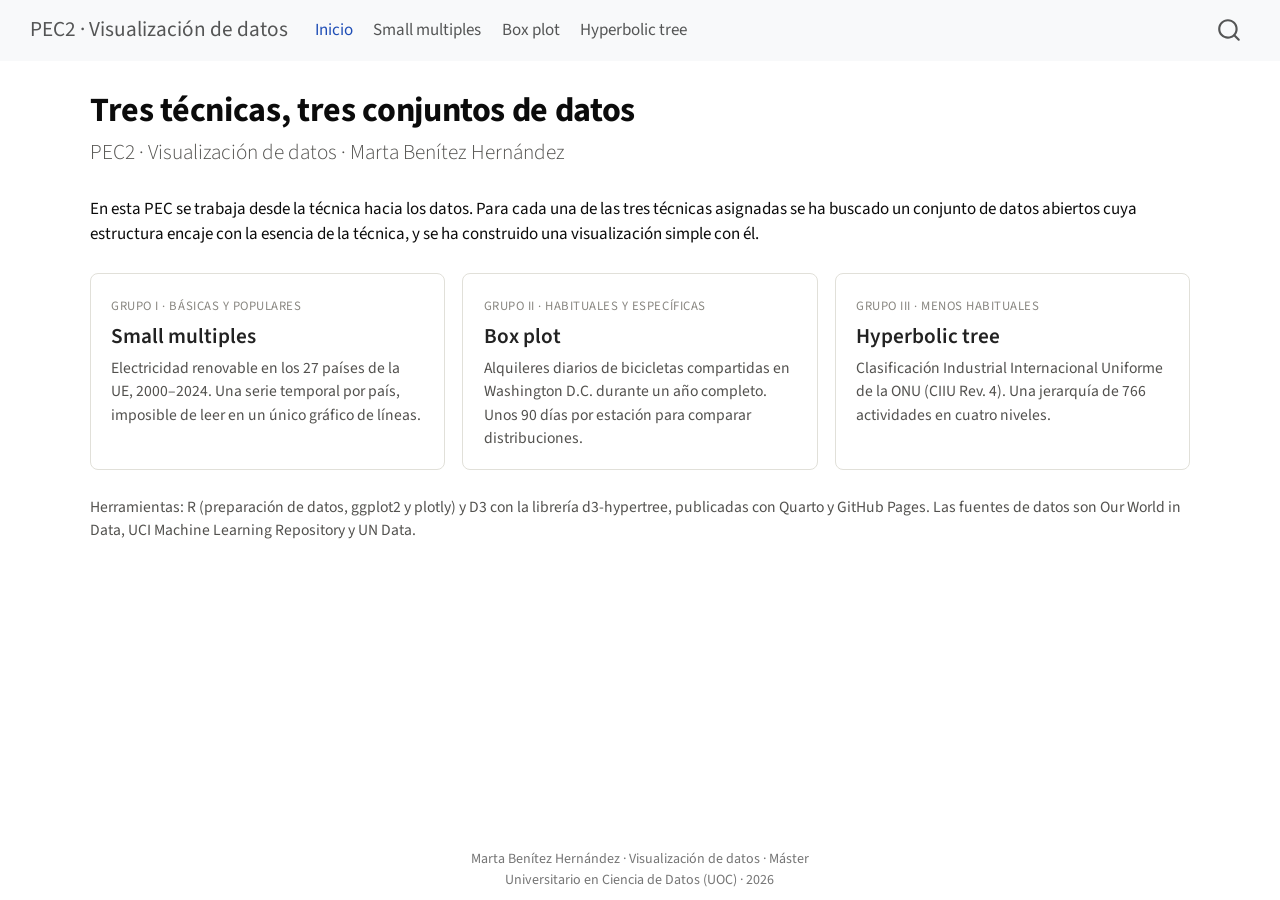
<file: docs/index.html>
<!DOCTYPE html>
<html xmlns="http://www.w3.org/1999/xhtml" lang="es" xml:lang="es"><head>

<meta charset="utf-8">
<meta name="generator" content="quarto-1.6.42">

<meta name="viewport" content="width=device-width, initial-scale=1.0, user-scalable=yes">


<title>Tres técnicas, tres conjuntos de datos – PEC2 · Visualización de datos</title>
<style>
code{white-space: pre-wrap;}
span.smallcaps{font-variant: small-caps;}
div.columns{display: flex; gap: min(4vw, 1.5em);}
div.column{flex: auto; overflow-x: auto;}
div.hanging-indent{margin-left: 1.5em; text-indent: -1.5em;}
ul.task-list{list-style: none;}
ul.task-list li input[type="checkbox"] {
  width: 0.8em;
  margin: 0 0.8em 0.2em -1em; /* quarto-specific, see https://github.com/quarto-dev/quarto-cli/issues/4556 */ 
  vertical-align: middle;
}
</style>


<script src="site_libs/quarto-nav/quarto-nav.js"></script>
<script src="site_libs/quarto-nav/headroom.min.js"></script>
<script src="site_libs/clipboard/clipboard.min.js"></script>
<script src="site_libs/quarto-search/autocomplete.umd.js"></script>
<script src="site_libs/quarto-search/fuse.min.js"></script>
<script src="site_libs/quarto-search/quarto-search.js"></script>
<meta name="quarto:offset" content="./">
<script src="site_libs/quarto-html/quarto.js"></script>
<script src="site_libs/quarto-html/popper.min.js"></script>
<script src="site_libs/quarto-html/tippy.umd.min.js"></script>
<script src="site_libs/quarto-html/anchor.min.js"></script>
<link href="site_libs/quarto-html/tippy.css" rel="stylesheet">
<link href="site_libs/quarto-html/quarto-syntax-highlighting-2f5df379a58b258e96c21c0638c20c03.css" rel="stylesheet" id="quarto-text-highlighting-styles">
<script src="site_libs/bootstrap/bootstrap.min.js"></script>
<link href="site_libs/bootstrap/bootstrap-icons.css" rel="stylesheet">
<link href="site_libs/bootstrap/bootstrap-98bc5e15ca00986a511e66da801f1277.min.css" rel="stylesheet" append-hash="true" id="quarto-bootstrap" data-mode="light">
<script id="quarto-search-options" type="application/json">{
  "location": "navbar",
  "copy-button": false,
  "collapse-after": 3,
  "panel-placement": "end",
  "type": "overlay",
  "limit": 50,
  "keyboard-shortcut": [
    "f",
    "/",
    "s"
  ],
  "show-item-context": false,
  "language": {
    "search-no-results-text": "Sin resultados",
    "search-matching-documents-text": "documentos encontrados",
    "search-copy-link-title": "Copiar el enlace en la búsqueda",
    "search-hide-matches-text": "Ocultar resultados adicionales",
    "search-more-match-text": "resultado adicional en este documento",
    "search-more-matches-text": "resultados adicionales en este documento",
    "search-clear-button-title": "Borrar",
    "search-text-placeholder": "",
    "search-detached-cancel-button-title": "Cancelar",
    "search-submit-button-title": "Enviar",
    "search-label": "Buscar"
  }
}</script>
<style>html{ scroll-behavior: smooth; }</style>


<link rel="stylesheet" href="styles.css">
</head>

<body class="nav-fixed">

<div id="quarto-search-results"></div>
  <header id="quarto-header" class="headroom fixed-top">
    <nav class="navbar navbar-expand-lg " data-bs-theme="dark">
      <div class="navbar-container container-fluid">
      <div class="navbar-brand-container mx-auto">
    <a class="navbar-brand" href="./index.html">
    <span class="navbar-title">PEC2 · Visualización de datos</span>
    </a>
  </div>
            <div id="quarto-search" class="" title="Buscar"></div>
          <button class="navbar-toggler" type="button" data-bs-toggle="collapse" data-bs-target="#navbarCollapse" aria-controls="navbarCollapse" role="menu" aria-expanded="false" aria-label="Navegación de palanca" onclick="if (window.quartoToggleHeadroom) { window.quartoToggleHeadroom(); }">
  <span class="navbar-toggler-icon"></span>
</button>
          <div class="collapse navbar-collapse" id="navbarCollapse">
            <ul class="navbar-nav navbar-nav-scroll me-auto">
  <li class="nav-item">
    <a class="nav-link active" href="./index.html" aria-current="page"> 
<span class="menu-text">Inicio</span></a>
  </li>  
  <li class="nav-item">
    <a class="nav-link" href="./small-multiples.html"> 
<span class="menu-text">Small multiples</span></a>
  </li>  
  <li class="nav-item">
    <a class="nav-link" href="./box-plot.html"> 
<span class="menu-text">Box plot</span></a>
  </li>  
  <li class="nav-item">
    <a class="nav-link" href="./hyperbolic-tree.html"> 
<span class="menu-text">Hyperbolic tree</span></a>
  </li>  
</ul>
          </div> <!-- /navcollapse -->
            <div class="quarto-navbar-tools">
</div>
      </div> <!-- /container-fluid -->
    </nav>
</header>
<!-- content -->
<div id="quarto-content" class="quarto-container page-columns page-rows-contents page-layout-full page-navbar">
<!-- sidebar -->
<!-- margin-sidebar -->
    
<!-- main -->
<main class="content column-page" id="quarto-document-content">

<header id="title-block-header" class="quarto-title-block default">
<div class="quarto-title">
<h1 class="title">Tres técnicas, tres conjuntos de datos</h1>
<p class="subtitle lead">PEC2 · Visualización de datos · Marta Benítez Hernández</p>
</div>



<div class="quarto-title-meta column-page">

    
  
    
  </div>
  


</header>


<p>En esta PEC se trabaja desde la técnica hacia los datos. Para cada una de las tres técnicas asignadas se ha buscado un conjunto de datos abiertos cuya estructura encaje con la esencia de la técnica, y se ha construido una visualización simple con él.</p>
<div class="tarjetas">
  <a class="tarjeta" href="small-multiples.html">
    <span class="grupo">Grupo I · Básicas y populares</span>
    <h3 class="anchored">Small multiples</h3>
    <p>Electricidad renovable en los 27 países de la UE, 2000–2024. Una serie temporal por país, imposible de leer en un único gráfico de líneas.</p>
  </a>
  <a class="tarjeta" href="box-plot.html">
    <span class="grupo">Grupo II · Habituales y específicas</span>
    <h3 class="anchored">Box plot</h3>
    <p>Alquileres diarios de bicicletas compartidas en Washington D.C. durante un año completo. Unos 90 días por estación para comparar distribuciones.</p>
  </a>
  <a class="tarjeta" href="hyperbolic-tree.html">
    <span class="grupo">Grupo III · Menos habituales</span>
    <h3 class="anchored">Hyperbolic tree</h3>
    <p>Clasificación Industrial Internacional Uniforme de la ONU (CIIU Rev. 4). Una jerarquía de 766 actividades en cuatro niveles.</p>
  </a>
</div>
<div class="nota">
<p>Herramientas: R (preparación de datos, ggplot2 y plotly) y D3 con la librería d3-hypertree, publicadas con Quarto y GitHub Pages. Las fuentes de datos son Our World in Data, UCI Machine Learning Repository y UN Data.</p>
</div>



</main> <!-- /main -->
<script id="quarto-html-after-body" type="application/javascript">
window.document.addEventListener("DOMContentLoaded", function (event) {
  const toggleBodyColorMode = (bsSheetEl) => {
    const mode = bsSheetEl.getAttribute("data-mode");
    const bodyEl = window.document.querySelector("body");
    if (mode === "dark") {
      bodyEl.classList.add("quarto-dark");
      bodyEl.classList.remove("quarto-light");
    } else {
      bodyEl.classList.add("quarto-light");
      bodyEl.classList.remove("quarto-dark");
    }
  }
  const toggleBodyColorPrimary = () => {
    const bsSheetEl = window.document.querySelector("link#quarto-bootstrap");
    if (bsSheetEl) {
      toggleBodyColorMode(bsSheetEl);
    }
  }
  toggleBodyColorPrimary();  
  const icon = "";
  const anchorJS = new window.AnchorJS();
  anchorJS.options = {
    placement: 'right',
    icon: icon
  };
  anchorJS.add('.anchored');
  const isCodeAnnotation = (el) => {
    for (const clz of el.classList) {
      if (clz.startsWith('code-annotation-')) {                     
        return true;
      }
    }
    return false;
  }
  const onCopySuccess = function(e) {
    // button target
    const button = e.trigger;
    // don't keep focus
    button.blur();
    // flash "checked"
    button.classList.add('code-copy-button-checked');
    var currentTitle = button.getAttribute("title");
    button.setAttribute("title", "Copiado");
    let tooltip;
    if (window.bootstrap) {
      button.setAttribute("data-bs-toggle", "tooltip");
      button.setAttribute("data-bs-placement", "left");
      button.setAttribute("data-bs-title", "Copiado");
      tooltip = new bootstrap.Tooltip(button, 
        { trigger: "manual", 
          customClass: "code-copy-button-tooltip",
          offset: [0, -8]});
      tooltip.show();    
    }
    setTimeout(function() {
      if (tooltip) {
        tooltip.hide();
        button.removeAttribute("data-bs-title");
        button.removeAttribute("data-bs-toggle");
        button.removeAttribute("data-bs-placement");
      }
      button.setAttribute("title", currentTitle);
      button.classList.remove('code-copy-button-checked');
    }, 1000);
    // clear code selection
    e.clearSelection();
  }
  const getTextToCopy = function(trigger) {
      const codeEl = trigger.previousElementSibling.cloneNode(true);
      for (const childEl of codeEl.children) {
        if (isCodeAnnotation(childEl)) {
          childEl.remove();
        }
      }
      return codeEl.innerText;
  }
  const clipboard = new window.ClipboardJS('.code-copy-button:not([data-in-quarto-modal])', {
    text: getTextToCopy
  });
  clipboard.on('success', onCopySuccess);
  if (window.document.getElementById('quarto-embedded-source-code-modal')) {
    const clipboardModal = new window.ClipboardJS('.code-copy-button[data-in-quarto-modal]', {
      text: getTextToCopy,
      container: window.document.getElementById('quarto-embedded-source-code-modal')
    });
    clipboardModal.on('success', onCopySuccess);
  }
    var localhostRegex = new RegExp(/^(?:http|https):\/\/localhost\:?[0-9]*\//);
    var mailtoRegex = new RegExp(/^mailto:/);
      var filterRegex = new RegExp('/' + window.location.host + '/');
    var isInternal = (href) => {
        return filterRegex.test(href) || localhostRegex.test(href) || mailtoRegex.test(href);
    }
    // Inspect non-navigation links and adorn them if external
 	var links = window.document.querySelectorAll('a[href]:not(.nav-link):not(.navbar-brand):not(.toc-action):not(.sidebar-link):not(.sidebar-item-toggle):not(.pagination-link):not(.no-external):not([aria-hidden]):not(.dropdown-item):not(.quarto-navigation-tool):not(.about-link)');
    for (var i=0; i<links.length; i++) {
      const link = links[i];
      if (!isInternal(link.href)) {
        // undo the damage that might have been done by quarto-nav.js in the case of
        // links that we want to consider external
        if (link.dataset.originalHref !== undefined) {
          link.href = link.dataset.originalHref;
        }
      }
    }
  function tippyHover(el, contentFn, onTriggerFn, onUntriggerFn) {
    const config = {
      allowHTML: true,
      maxWidth: 500,
      delay: 100,
      arrow: false,
      appendTo: function(el) {
          return el.parentElement;
      },
      interactive: true,
      interactiveBorder: 10,
      theme: 'quarto',
      placement: 'bottom-start',
    };
    if (contentFn) {
      config.content = contentFn;
    }
    if (onTriggerFn) {
      config.onTrigger = onTriggerFn;
    }
    if (onUntriggerFn) {
      config.onUntrigger = onUntriggerFn;
    }
    window.tippy(el, config); 
  }
  const noterefs = window.document.querySelectorAll('a[role="doc-noteref"]');
  for (var i=0; i<noterefs.length; i++) {
    const ref = noterefs[i];
    tippyHover(ref, function() {
      // use id or data attribute instead here
      let href = ref.getAttribute('data-footnote-href') || ref.getAttribute('href');
      try { href = new URL(href).hash; } catch {}
      const id = href.replace(/^#\/?/, "");
      const note = window.document.getElementById(id);
      if (note) {
        return note.innerHTML;
      } else {
        return "";
      }
    });
  }
  const xrefs = window.document.querySelectorAll('a.quarto-xref');
  const processXRef = (id, note) => {
    // Strip column container classes
    const stripColumnClz = (el) => {
      el.classList.remove("page-full", "page-columns");
      if (el.children) {
        for (const child of el.children) {
          stripColumnClz(child);
        }
      }
    }
    stripColumnClz(note)
    if (id === null || id.startsWith('sec-')) {
      // Special case sections, only their first couple elements
      const container = document.createElement("div");
      if (note.children && note.children.length > 2) {
        container.appendChild(note.children[0].cloneNode(true));
        for (let i = 1; i < note.children.length; i++) {
          const child = note.children[i];
          if (child.tagName === "P" && child.innerText === "") {
            continue;
          } else {
            container.appendChild(child.cloneNode(true));
            break;
          }
        }
        if (window.Quarto?.typesetMath) {
          window.Quarto.typesetMath(container);
        }
        return container.innerHTML
      } else {
        if (window.Quarto?.typesetMath) {
          window.Quarto.typesetMath(note);
        }
        return note.innerHTML;
      }
    } else {
      // Remove any anchor links if they are present
      const anchorLink = note.querySelector('a.anchorjs-link');
      if (anchorLink) {
        anchorLink.remove();
      }
      if (window.Quarto?.typesetMath) {
        window.Quarto.typesetMath(note);
      }
      if (note.classList.contains("callout")) {
        return note.outerHTML;
      } else {
        return note.innerHTML;
      }
    }
  }
  for (var i=0; i<xrefs.length; i++) {
    const xref = xrefs[i];
    tippyHover(xref, undefined, function(instance) {
      instance.disable();
      let url = xref.getAttribute('href');
      let hash = undefined; 
      if (url.startsWith('#')) {
        hash = url;
      } else {
        try { hash = new URL(url).hash; } catch {}
      }
      if (hash) {
        const id = hash.replace(/^#\/?/, "");
        const note = window.document.getElementById(id);
        if (note !== null) {
          try {
            const html = processXRef(id, note.cloneNode(true));
            instance.setContent(html);
          } finally {
            instance.enable();
            instance.show();
          }
        } else {
          // See if we can fetch this
          fetch(url.split('#')[0])
          .then(res => res.text())
          .then(html => {
            const parser = new DOMParser();
            const htmlDoc = parser.parseFromString(html, "text/html");
            const note = htmlDoc.getElementById(id);
            if (note !== null) {
              const html = processXRef(id, note);
              instance.setContent(html);
            } 
          }).finally(() => {
            instance.enable();
            instance.show();
          });
        }
      } else {
        // See if we can fetch a full url (with no hash to target)
        // This is a special case and we should probably do some content thinning / targeting
        fetch(url)
        .then(res => res.text())
        .then(html => {
          const parser = new DOMParser();
          const htmlDoc = parser.parseFromString(html, "text/html");
          const note = htmlDoc.querySelector('main.content');
          if (note !== null) {
            // This should only happen for chapter cross references
            // (since there is no id in the URL)
            // remove the first header
            if (note.children.length > 0 && note.children[0].tagName === "HEADER") {
              note.children[0].remove();
            }
            const html = processXRef(null, note);
            instance.setContent(html);
          } 
        }).finally(() => {
          instance.enable();
          instance.show();
        });
      }
    }, function(instance) {
    });
  }
      let selectedAnnoteEl;
      const selectorForAnnotation = ( cell, annotation) => {
        let cellAttr = 'data-code-cell="' + cell + '"';
        let lineAttr = 'data-code-annotation="' +  annotation + '"';
        const selector = 'span[' + cellAttr + '][' + lineAttr + ']';
        return selector;
      }
      const selectCodeLines = (annoteEl) => {
        const doc = window.document;
        const targetCell = annoteEl.getAttribute("data-target-cell");
        const targetAnnotation = annoteEl.getAttribute("data-target-annotation");
        const annoteSpan = window.document.querySelector(selectorForAnnotation(targetCell, targetAnnotation));
        const lines = annoteSpan.getAttribute("data-code-lines").split(",");
        const lineIds = lines.map((line) => {
          return targetCell + "-" + line;
        })
        let top = null;
        let height = null;
        let parent = null;
        if (lineIds.length > 0) {
            //compute the position of the single el (top and bottom and make a div)
            const el = window.document.getElementById(lineIds[0]);
            top = el.offsetTop;
            height = el.offsetHeight;
            parent = el.parentElement.parentElement;
          if (lineIds.length > 1) {
            const lastEl = window.document.getElementById(lineIds[lineIds.length - 1]);
            const bottom = lastEl.offsetTop + lastEl.offsetHeight;
            height = bottom - top;
          }
          if (top !== null && height !== null && parent !== null) {
            // cook up a div (if necessary) and position it 
            let div = window.document.getElementById("code-annotation-line-highlight");
            if (div === null) {
              div = window.document.createElement("div");
              div.setAttribute("id", "code-annotation-line-highlight");
              div.style.position = 'absolute';
              parent.appendChild(div);
            }
            div.style.top = top - 2 + "px";
            div.style.height = height + 4 + "px";
            div.style.left = 0;
            let gutterDiv = window.document.getElementById("code-annotation-line-highlight-gutter");
            if (gutterDiv === null) {
              gutterDiv = window.document.createElement("div");
              gutterDiv.setAttribute("id", "code-annotation-line-highlight-gutter");
              gutterDiv.style.position = 'absolute';
              const codeCell = window.document.getElementById(targetCell);
              const gutter = codeCell.querySelector('.code-annotation-gutter');
              gutter.appendChild(gutterDiv);
            }
            gutterDiv.style.top = top - 2 + "px";
            gutterDiv.style.height = height + 4 + "px";
          }
          selectedAnnoteEl = annoteEl;
        }
      };
      const unselectCodeLines = () => {
        const elementsIds = ["code-annotation-line-highlight", "code-annotation-line-highlight-gutter"];
        elementsIds.forEach((elId) => {
          const div = window.document.getElementById(elId);
          if (div) {
            div.remove();
          }
        });
        selectedAnnoteEl = undefined;
      };
        // Handle positioning of the toggle
    window.addEventListener(
      "resize",
      throttle(() => {
        elRect = undefined;
        if (selectedAnnoteEl) {
          selectCodeLines(selectedAnnoteEl);
        }
      }, 10)
    );
    function throttle(fn, ms) {
    let throttle = false;
    let timer;
      return (...args) => {
        if(!throttle) { // first call gets through
            fn.apply(this, args);
            throttle = true;
        } else { // all the others get throttled
            if(timer) clearTimeout(timer); // cancel #2
            timer = setTimeout(() => {
              fn.apply(this, args);
              timer = throttle = false;
            }, ms);
        }
      };
    }
      // Attach click handler to the DT
      const annoteDls = window.document.querySelectorAll('dt[data-target-cell]');
      for (const annoteDlNode of annoteDls) {
        annoteDlNode.addEventListener('click', (event) => {
          const clickedEl = event.target;
          if (clickedEl !== selectedAnnoteEl) {
            unselectCodeLines();
            const activeEl = window.document.querySelector('dt[data-target-cell].code-annotation-active');
            if (activeEl) {
              activeEl.classList.remove('code-annotation-active');
            }
            selectCodeLines(clickedEl);
            clickedEl.classList.add('code-annotation-active');
          } else {
            // Unselect the line
            unselectCodeLines();
            clickedEl.classList.remove('code-annotation-active');
          }
        });
      }
  const findCites = (el) => {
    const parentEl = el.parentElement;
    if (parentEl) {
      const cites = parentEl.dataset.cites;
      if (cites) {
        return {
          el,
          cites: cites.split(' ')
        };
      } else {
        return findCites(el.parentElement)
      }
    } else {
      return undefined;
    }
  };
  var bibliorefs = window.document.querySelectorAll('a[role="doc-biblioref"]');
  for (var i=0; i<bibliorefs.length; i++) {
    const ref = bibliorefs[i];
    const citeInfo = findCites(ref);
    if (citeInfo) {
      tippyHover(citeInfo.el, function() {
        var popup = window.document.createElement('div');
        citeInfo.cites.forEach(function(cite) {
          var citeDiv = window.document.createElement('div');
          citeDiv.classList.add('hanging-indent');
          citeDiv.classList.add('csl-entry');
          var biblioDiv = window.document.getElementById('ref-' + cite);
          if (biblioDiv) {
            citeDiv.innerHTML = biblioDiv.innerHTML;
          }
          popup.appendChild(citeDiv);
        });
        return popup.innerHTML;
      });
    }
  }
});
</script>
</div> <!-- /content -->
<footer class="footer">
  <div class="nav-footer">
    <div class="nav-footer-left">
      &nbsp;
    </div>   
    <div class="nav-footer-center">
<p>Marta Benítez Hernández · Visualización de datos · Máster Universitario en Ciencia de Datos (UOC) · 2026</p>
</div>
    <div class="nav-footer-right">
      &nbsp;
    </div>
  </div>
</footer>




<script src="site_libs/quarto-html/zenscroll-min.js"></script>
</body></html>
</file>
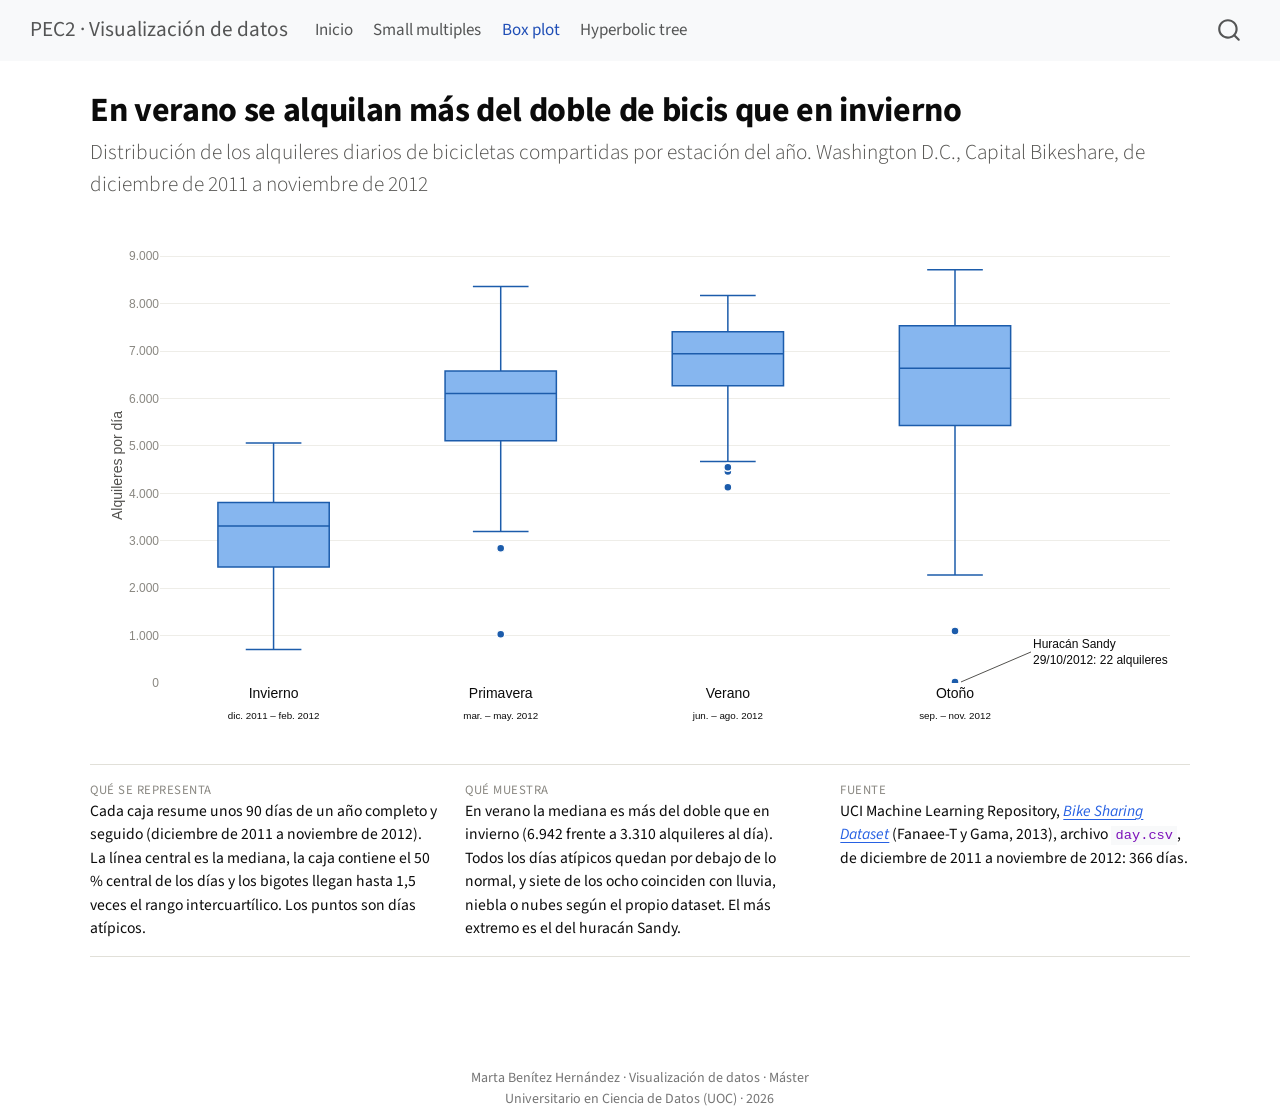
<file: docs/box-plot.html>
<!DOCTYPE html>
<html xmlns="http://www.w3.org/1999/xhtml" lang="es" xml:lang="es"><head>

<meta charset="utf-8">
<meta name="generator" content="quarto-1.6.42">

<meta name="viewport" content="width=device-width, initial-scale=1.0, user-scalable=yes">


<title>En verano se alquilan más del doble de bicis que en invierno – PEC2 · Visualización de datos</title>
<style>
code{white-space: pre-wrap;}
span.smallcaps{font-variant: small-caps;}
div.columns{display: flex; gap: min(4vw, 1.5em);}
div.column{flex: auto; overflow-x: auto;}
div.hanging-indent{margin-left: 1.5em; text-indent: -1.5em;}
ul.task-list{list-style: none;}
ul.task-list li input[type="checkbox"] {
  width: 0.8em;
  margin: 0 0.8em 0.2em -1em; /* quarto-specific, see https://github.com/quarto-dev/quarto-cli/issues/4556 */ 
  vertical-align: middle;
}
</style>


<script src="site_libs/quarto-nav/quarto-nav.js"></script>
<script src="site_libs/quarto-nav/headroom.min.js"></script>
<script src="site_libs/clipboard/clipboard.min.js"></script>
<script src="site_libs/quarto-search/autocomplete.umd.js"></script>
<script src="site_libs/quarto-search/fuse.min.js"></script>
<script src="site_libs/quarto-search/quarto-search.js"></script>
<meta name="quarto:offset" content="./">
<script src="site_libs/quarto-html/quarto.js"></script>
<script src="site_libs/quarto-html/popper.min.js"></script>
<script src="site_libs/quarto-html/tippy.umd.min.js"></script>
<script src="site_libs/quarto-html/anchor.min.js"></script>
<link href="site_libs/quarto-html/tippy.css" rel="stylesheet">
<link href="site_libs/quarto-html/quarto-syntax-highlighting-2f5df379a58b258e96c21c0638c20c03.css" rel="stylesheet" id="quarto-text-highlighting-styles">
<script src="site_libs/bootstrap/bootstrap.min.js"></script>
<link href="site_libs/bootstrap/bootstrap-icons.css" rel="stylesheet">
<link href="site_libs/bootstrap/bootstrap-98bc5e15ca00986a511e66da801f1277.min.css" rel="stylesheet" append-hash="true" id="quarto-bootstrap" data-mode="light">
<script id="quarto-search-options" type="application/json">{
  "location": "navbar",
  "copy-button": false,
  "collapse-after": 3,
  "panel-placement": "end",
  "type": "overlay",
  "limit": 50,
  "keyboard-shortcut": [
    "f",
    "/",
    "s"
  ],
  "show-item-context": false,
  "language": {
    "search-no-results-text": "Sin resultados",
    "search-matching-documents-text": "documentos encontrados",
    "search-copy-link-title": "Copiar el enlace en la búsqueda",
    "search-hide-matches-text": "Ocultar resultados adicionales",
    "search-more-match-text": "resultado adicional en este documento",
    "search-more-matches-text": "resultados adicionales en este documento",
    "search-clear-button-title": "Borrar",
    "search-text-placeholder": "",
    "search-detached-cancel-button-title": "Cancelar",
    "search-submit-button-title": "Enviar",
    "search-label": "Buscar"
  }
}</script>
<style>html{ scroll-behavior: smooth; }</style>
<script src="site_libs/htmlwidgets-1.6.4/htmlwidgets.js"></script>
<script src="site_libs/plotly-binding-4.10.4/plotly.js"></script>
<script src="site_libs/typedarray-0.1/typedarray.min.js"></script>
<script src="site_libs/jquery-3.5.1/jquery.min.js"></script>
<link href="site_libs/crosstalk-1.2.1/css/crosstalk.min.css" rel="stylesheet">
<script src="site_libs/crosstalk-1.2.1/js/crosstalk.min.js"></script>
<link href="site_libs/plotly-htmlwidgets-css-2.11.1/plotly-htmlwidgets.css" rel="stylesheet">
<script src="site_libs/plotly-main-2.11.1/plotly-latest.min.js"></script>
<script src="site_libs/plotly-locale-es-2.11.1/es.js"></script>


<link rel="stylesheet" href="styles.css">
</head>

<body class="nav-fixed">

<div id="quarto-search-results"></div>
  <header id="quarto-header" class="headroom fixed-top">
    <nav class="navbar navbar-expand-lg " data-bs-theme="dark">
      <div class="navbar-container container-fluid">
      <div class="navbar-brand-container mx-auto">
    <a class="navbar-brand" href="./index.html">
    <span class="navbar-title">PEC2 · Visualización de datos</span>
    </a>
  </div>
            <div id="quarto-search" class="" title="Buscar"></div>
          <button class="navbar-toggler" type="button" data-bs-toggle="collapse" data-bs-target="#navbarCollapse" aria-controls="navbarCollapse" role="menu" aria-expanded="false" aria-label="Navegación de palanca" onclick="if (window.quartoToggleHeadroom) { window.quartoToggleHeadroom(); }">
  <span class="navbar-toggler-icon"></span>
</button>
          <div class="collapse navbar-collapse" id="navbarCollapse">
            <ul class="navbar-nav navbar-nav-scroll me-auto">
  <li class="nav-item">
    <a class="nav-link" href="./index.html"> 
<span class="menu-text">Inicio</span></a>
  </li>  
  <li class="nav-item">
    <a class="nav-link" href="./small-multiples.html"> 
<span class="menu-text">Small multiples</span></a>
  </li>  
  <li class="nav-item">
    <a class="nav-link active" href="./box-plot.html" aria-current="page"> 
<span class="menu-text">Box plot</span></a>
  </li>  
  <li class="nav-item">
    <a class="nav-link" href="./hyperbolic-tree.html"> 
<span class="menu-text">Hyperbolic tree</span></a>
  </li>  
</ul>
          </div> <!-- /navcollapse -->
            <div class="quarto-navbar-tools">
</div>
      </div> <!-- /container-fluid -->
    </nav>
</header>
<!-- content -->
<div id="quarto-content" class="quarto-container page-columns page-rows-contents page-layout-full page-navbar">
<!-- sidebar -->
<!-- margin-sidebar -->
    
<!-- main -->
<main class="content column-page" id="quarto-document-content">

<header id="title-block-header" class="quarto-title-block default">
<div class="quarto-title">
<h1 class="title">En verano se alquilan más del doble de bicis que en invierno</h1>
<p class="subtitle lead">Distribución de los alquileres diarios de bicicletas compartidas por estación del año. Washington D.C., Capital Bikeshare, de diciembre de 2011 a noviembre de 2012</p>
</div>



<div class="quarto-title-meta column-page">

    
  
    
  </div>
  


</header>


<div class="cell">
<div class="cell-output-display">
<div class="plotly html-widget html-fill-item" id="htmlwidget-5b3bef4c4608b25ba794" style="width:100%;height:519px;"></div>
<script type="application/json" data-for="htmlwidget-5b3bef4c4608b25ba794">{"x":{"visdat":{"a1e24a22339":["function () ","plotlyVisDat"]},"cur_data":"a1e24a22339","attrs":{"a1e24a22339":{"x":{},"y":{},"fillcolor":"#86b6ef","line":{"color":"#1c5cab","width":1.5},"marker":{"color":"#1c5cab","size":8,"line":{"color":"#ffffff","width":1.5}},"boxpoints":"outliers","text":{},"hovertemplate":"%{text}<br>%{y:,} alquileres<extra><\/extra>","showlegend":false,"alpha_stroke":1,"sizes":[10,100],"spans":[1,20],"type":"box"}},"layout":{"margin":{"b":60,"l":70,"t":20,"r":20},"separators":",.","xaxis":{"domain":[0,1],"automargin":true,"title":"","showgrid":false,"tickfont":{"color":"#0b0b0b","size":14},"type":"category","categoryorder":"array","categoryarray":["Invierno<br><sub>dic. 2011 – feb. 2012<\/sub>","Primavera<br><sub>mar. – may. 2012<\/sub>","Verano<br><sub>jun. – ago. 2012<\/sub>","Otoño<br><sub>sep. – nov. 2012<\/sub>"]},"yaxis":{"domain":[0,1],"automargin":true,"title":{"text":"Alquileres por día","font":{"color":"#52514e"}},"rangemode":"tozero","gridcolor":"#eeede8","zeroline":false,"tickformat":",d","tickfont":{"color":"#898781"}},"annotations":[{"x":"Otoño<br><sub>sep. – nov. 2012<\/sub>","y":22,"xshift":6,"text":"Huracán Sandy<br>29/10/2012: 22 alquileres","showarrow":true,"arrowhead":0,"arrowcolor":"#52514e","arrowwidth":1,"ax":70,"ay":-30,"xanchor":"left","align":"left","font":{"size":12,"color":"#0b0b0b"}}],"hoverlabel":{"bgcolor":"white"},"hovermode":"closest","showlegend":false},"source":"A","config":{"modeBarButtonsToAdd":["hoverclosest","hovercompare"],"showSendToCloud":false,"locale":"es","displayModeBar":false},"data":[{"fillcolor":"#86b6ef","x":["Invierno<br><sub>dic. 2011 – feb. 2012<\/sub>","Invierno<br><sub>dic. 2011 – feb. 2012<\/sub>","Invierno<br><sub>dic. 2011 – feb. 2012<\/sub>","Invierno<br><sub>dic. 2011 – feb. 2012<\/sub>","Invierno<br><sub>dic. 2011 – feb. 2012<\/sub>","Invierno<br><sub>dic. 2011 – feb. 2012<\/sub>","Invierno<br><sub>dic. 2011 – feb. 2012<\/sub>","Invierno<br><sub>dic. 2011 – feb. 2012<\/sub>","Invierno<br><sub>dic. 2011 – feb. 2012<\/sub>","Invierno<br><sub>dic. 2011 – feb. 2012<\/sub>","Invierno<br><sub>dic. 2011 – feb. 2012<\/sub>","Invierno<br><sub>dic. 2011 – feb. 2012<\/sub>","Invierno<br><sub>dic. 2011 – feb. 2012<\/sub>","Invierno<br><sub>dic. 2011 – feb. 2012<\/sub>","Invierno<br><sub>dic. 2011 – feb. 2012<\/sub>","Invierno<br><sub>dic. 2011 – feb. 2012<\/sub>","Invierno<br><sub>dic. 2011 – feb. 2012<\/sub>","Invierno<br><sub>dic. 2011 – feb. 2012<\/sub>","Invierno<br><sub>dic. 2011 – feb. 2012<\/sub>","Invierno<br><sub>dic. 2011 – feb. 2012<\/sub>","Invierno<br><sub>dic. 2011 – feb. 2012<\/sub>","Invierno<br><sub>dic. 2011 – feb. 2012<\/sub>","Invierno<br><sub>dic. 2011 – feb. 2012<\/sub>","Invierno<br><sub>dic. 2011 – feb. 2012<\/sub>","Invierno<br><sub>dic. 2011 – feb. 2012<\/sub>","Invierno<br><sub>dic. 2011 – feb. 2012<\/sub>","Invierno<br><sub>dic. 2011 – feb. 2012<\/sub>","Invierno<br><sub>dic. 2011 – feb. 2012<\/sub>","Invierno<br><sub>dic. 2011 – feb. 2012<\/sub>","Invierno<br><sub>dic. 2011 – feb. 2012<\/sub>","Invierno<br><sub>dic. 2011 – feb. 2012<\/sub>","Invierno<br><sub>dic. 2011 – feb. 2012<\/sub>","Invierno<br><sub>dic. 2011 – feb. 2012<\/sub>","Invierno<br><sub>dic. 2011 – feb. 2012<\/sub>","Invierno<br><sub>dic. 2011 – feb. 2012<\/sub>","Invierno<br><sub>dic. 2011 – feb. 2012<\/sub>","Invierno<br><sub>dic. 2011 – feb. 2012<\/sub>","Invierno<br><sub>dic. 2011 – feb. 2012<\/sub>","Invierno<br><sub>dic. 2011 – feb. 2012<\/sub>","Invierno<br><sub>dic. 2011 – feb. 2012<\/sub>","Invierno<br><sub>dic. 2011 – feb. 2012<\/sub>","Invierno<br><sub>dic. 2011 – feb. 2012<\/sub>","Invierno<br><sub>dic. 2011 – feb. 2012<\/sub>","Invierno<br><sub>dic. 2011 – feb. 2012<\/sub>","Invierno<br><sub>dic. 2011 – feb. 2012<\/sub>","Invierno<br><sub>dic. 2011 – feb. 2012<\/sub>","Invierno<br><sub>dic. 2011 – feb. 2012<\/sub>","Invierno<br><sub>dic. 2011 – feb. 2012<\/sub>","Invierno<br><sub>dic. 2011 – feb. 2012<\/sub>","Invierno<br><sub>dic. 2011 – feb. 2012<\/sub>","Invierno<br><sub>dic. 2011 – feb. 2012<\/sub>","Invierno<br><sub>dic. 2011 – feb. 2012<\/sub>","Invierno<br><sub>dic. 2011 – feb. 2012<\/sub>","Invierno<br><sub>dic. 2011 – feb. 2012<\/sub>","Invierno<br><sub>dic. 2011 – feb. 2012<\/sub>","Invierno<br><sub>dic. 2011 – feb. 2012<\/sub>","Invierno<br><sub>dic. 2011 – feb. 2012<\/sub>","Invierno<br><sub>dic. 2011 – feb. 2012<\/sub>","Invierno<br><sub>dic. 2011 – feb. 2012<\/sub>","Invierno<br><sub>dic. 2011 – feb. 2012<\/sub>","Invierno<br><sub>dic. 2011 – feb. 2012<\/sub>","Invierno<br><sub>dic. 2011 – feb. 2012<\/sub>","Invierno<br><sub>dic. 2011 – feb. 2012<\/sub>","Invierno<br><sub>dic. 2011 – feb. 2012<\/sub>","Invierno<br><sub>dic. 2011 – feb. 2012<\/sub>","Invierno<br><sub>dic. 2011 – feb. 2012<\/sub>","Invierno<br><sub>dic. 2011 – feb. 2012<\/sub>","Invierno<br><sub>dic. 2011 – feb. 2012<\/sub>","Invierno<br><sub>dic. 2011 – feb. 2012<\/sub>","Invierno<br><sub>dic. 2011 – feb. 2012<\/sub>","Invierno<br><sub>dic. 2011 – feb. 2012<\/sub>","Invierno<br><sub>dic. 2011 – feb. 2012<\/sub>","Invierno<br><sub>dic. 2011 – feb. 2012<\/sub>","Invierno<br><sub>dic. 2011 – feb. 2012<\/sub>","Invierno<br><sub>dic. 2011 – feb. 2012<\/sub>","Invierno<br><sub>dic. 2011 – feb. 2012<\/sub>","Invierno<br><sub>dic. 2011 – feb. 2012<\/sub>","Invierno<br><sub>dic. 2011 – feb. 2012<\/sub>","Invierno<br><sub>dic. 2011 – feb. 2012<\/sub>","Invierno<br><sub>dic. 2011 – feb. 2012<\/sub>","Invierno<br><sub>dic. 2011 – feb. 2012<\/sub>","Invierno<br><sub>dic. 2011 – feb. 2012<\/sub>","Invierno<br><sub>dic. 2011 – feb. 2012<\/sub>","Invierno<br><sub>dic. 2011 – feb. 2012<\/sub>","Invierno<br><sub>dic. 2011 – feb. 2012<\/sub>","Invierno<br><sub>dic. 2011 – feb. 2012<\/sub>","Invierno<br><sub>dic. 2011 – feb. 2012<\/sub>","Invierno<br><sub>dic. 2011 – feb. 2012<\/sub>","Invierno<br><sub>dic. 2011 – feb. 2012<\/sub>","Invierno<br><sub>dic. 2011 – feb. 2012<\/sub>","Invierno<br><sub>dic. 2011 – feb. 2012<\/sub>","Primavera<br><sub>mar. – may. 2012<\/sub>","Primavera<br><sub>mar. – may. 2012<\/sub>","Primavera<br><sub>mar. – may. 2012<\/sub>","Primavera<br><sub>mar. – may. 2012<\/sub>","Primavera<br><sub>mar. – may. 2012<\/sub>","Primavera<br><sub>mar. – may. 2012<\/sub>","Primavera<br><sub>mar. – may. 2012<\/sub>","Primavera<br><sub>mar. – may. 2012<\/sub>","Primavera<br><sub>mar. – may. 2012<\/sub>","Primavera<br><sub>mar. – may. 2012<\/sub>","Primavera<br><sub>mar. – may. 2012<\/sub>","Primavera<br><sub>mar. – may. 2012<\/sub>","Primavera<br><sub>mar. – may. 2012<\/sub>","Primavera<br><sub>mar. – may. 2012<\/sub>","Primavera<br><sub>mar. – may. 2012<\/sub>","Primavera<br><sub>mar. – may. 2012<\/sub>","Primavera<br><sub>mar. – may. 2012<\/sub>","Primavera<br><sub>mar. – may. 2012<\/sub>","Primavera<br><sub>mar. – may. 2012<\/sub>","Primavera<br><sub>mar. – may. 2012<\/sub>","Primavera<br><sub>mar. – may. 2012<\/sub>","Primavera<br><sub>mar. – may. 2012<\/sub>","Primavera<br><sub>mar. – may. 2012<\/sub>","Primavera<br><sub>mar. – may. 2012<\/sub>","Primavera<br><sub>mar. – may. 2012<\/sub>","Primavera<br><sub>mar. – may. 2012<\/sub>","Primavera<br><sub>mar. – may. 2012<\/sub>","Primavera<br><sub>mar. – may. 2012<\/sub>","Primavera<br><sub>mar. – may. 2012<\/sub>","Primavera<br><sub>mar. – may. 2012<\/sub>","Primavera<br><sub>mar. – may. 2012<\/sub>","Primavera<br><sub>mar. – may. 2012<\/sub>","Primavera<br><sub>mar. – may. 2012<\/sub>","Primavera<br><sub>mar. – may. 2012<\/sub>","Primavera<br><sub>mar. – may. 2012<\/sub>","Primavera<br><sub>mar. – may. 2012<\/sub>","Primavera<br><sub>mar. – may. 2012<\/sub>","Primavera<br><sub>mar. – may. 2012<\/sub>","Primavera<br><sub>mar. – may. 2012<\/sub>","Primavera<br><sub>mar. – may. 2012<\/sub>","Primavera<br><sub>mar. – may. 2012<\/sub>","Primavera<br><sub>mar. – may. 2012<\/sub>","Primavera<br><sub>mar. – may. 2012<\/sub>","Primavera<br><sub>mar. – may. 2012<\/sub>","Primavera<br><sub>mar. – may. 2012<\/sub>","Primavera<br><sub>mar. – may. 2012<\/sub>","Primavera<br><sub>mar. – may. 2012<\/sub>","Primavera<br><sub>mar. – may. 2012<\/sub>","Primavera<br><sub>mar. – may. 2012<\/sub>","Primavera<br><sub>mar. – may. 2012<\/sub>","Primavera<br><sub>mar. – may. 2012<\/sub>","Primavera<br><sub>mar. – may. 2012<\/sub>","Primavera<br><sub>mar. – may. 2012<\/sub>","Primavera<br><sub>mar. – may. 2012<\/sub>","Primavera<br><sub>mar. – may. 2012<\/sub>","Primavera<br><sub>mar. – may. 2012<\/sub>","Primavera<br><sub>mar. – may. 2012<\/sub>","Primavera<br><sub>mar. – may. 2012<\/sub>","Primavera<br><sub>mar. – may. 2012<\/sub>","Primavera<br><sub>mar. – may. 2012<\/sub>","Primavera<br><sub>mar. – may. 2012<\/sub>","Primavera<br><sub>mar. – may. 2012<\/sub>","Primavera<br><sub>mar. – may. 2012<\/sub>","Primavera<br><sub>mar. – may. 2012<\/sub>","Primavera<br><sub>mar. – may. 2012<\/sub>","Primavera<br><sub>mar. – may. 2012<\/sub>","Primavera<br><sub>mar. – may. 2012<\/sub>","Primavera<br><sub>mar. – may. 2012<\/sub>","Primavera<br><sub>mar. – may. 2012<\/sub>","Primavera<br><sub>mar. – may. 2012<\/sub>","Primavera<br><sub>mar. – may. 2012<\/sub>","Primavera<br><sub>mar. – may. 2012<\/sub>","Primavera<br><sub>mar. – may. 2012<\/sub>","Primavera<br><sub>mar. – may. 2012<\/sub>","Primavera<br><sub>mar. – may. 2012<\/sub>","Primavera<br><sub>mar. – may. 2012<\/sub>","Primavera<br><sub>mar. – may. 2012<\/sub>","Primavera<br><sub>mar. – may. 2012<\/sub>","Primavera<br><sub>mar. – may. 2012<\/sub>","Primavera<br><sub>mar. – may. 2012<\/sub>","Primavera<br><sub>mar. – may. 2012<\/sub>","Primavera<br><sub>mar. – may. 2012<\/sub>","Primavera<br><sub>mar. – may. 2012<\/sub>","Primavera<br><sub>mar. – may. 2012<\/sub>","Primavera<br><sub>mar. – may. 2012<\/sub>","Primavera<br><sub>mar. – may. 2012<\/sub>","Primavera<br><sub>mar. – may. 2012<\/sub>","Primavera<br><sub>mar. – may. 2012<\/sub>","Primavera<br><sub>mar. – may. 2012<\/sub>","Primavera<br><sub>mar. – may. 2012<\/sub>","Primavera<br><sub>mar. – may. 2012<\/sub>","Primavera<br><sub>mar. – may. 2012<\/sub>","Verano<br><sub>jun. – ago. 2012<\/sub>","Verano<br><sub>jun. – ago. 2012<\/sub>","Verano<br><sub>jun. – ago. 2012<\/sub>","Verano<br><sub>jun. – ago. 2012<\/sub>","Verano<br><sub>jun. – ago. 2012<\/sub>","Verano<br><sub>jun. – ago. 2012<\/sub>","Verano<br><sub>jun. – ago. 2012<\/sub>","Verano<br><sub>jun. – ago. 2012<\/sub>","Verano<br><sub>jun. – ago. 2012<\/sub>","Verano<br><sub>jun. – ago. 2012<\/sub>","Verano<br><sub>jun. – ago. 2012<\/sub>","Verano<br><sub>jun. – ago. 2012<\/sub>","Verano<br><sub>jun. – ago. 2012<\/sub>","Verano<br><sub>jun. – ago. 2012<\/sub>","Verano<br><sub>jun. – ago. 2012<\/sub>","Verano<br><sub>jun. – ago. 2012<\/sub>","Verano<br><sub>jun. – ago. 2012<\/sub>","Verano<br><sub>jun. – ago. 2012<\/sub>","Verano<br><sub>jun. – ago. 2012<\/sub>","Verano<br><sub>jun. – ago. 2012<\/sub>","Verano<br><sub>jun. – ago. 2012<\/sub>","Verano<br><sub>jun. – ago. 2012<\/sub>","Verano<br><sub>jun. – ago. 2012<\/sub>","Verano<br><sub>jun. – ago. 2012<\/sub>","Verano<br><sub>jun. – ago. 2012<\/sub>","Verano<br><sub>jun. – ago. 2012<\/sub>","Verano<br><sub>jun. – ago. 2012<\/sub>","Verano<br><sub>jun. – ago. 2012<\/sub>","Verano<br><sub>jun. – ago. 2012<\/sub>","Verano<br><sub>jun. – ago. 2012<\/sub>","Verano<br><sub>jun. – ago. 2012<\/sub>","Verano<br><sub>jun. – ago. 2012<\/sub>","Verano<br><sub>jun. – ago. 2012<\/sub>","Verano<br><sub>jun. – ago. 2012<\/sub>","Verano<br><sub>jun. – ago. 2012<\/sub>","Verano<br><sub>jun. – ago. 2012<\/sub>","Verano<br><sub>jun. – ago. 2012<\/sub>","Verano<br><sub>jun. – ago. 2012<\/sub>","Verano<br><sub>jun. – ago. 2012<\/sub>","Verano<br><sub>jun. – ago. 2012<\/sub>","Verano<br><sub>jun. – ago. 2012<\/sub>","Verano<br><sub>jun. – ago. 2012<\/sub>","Verano<br><sub>jun. – ago. 2012<\/sub>","Verano<br><sub>jun. – ago. 2012<\/sub>","Verano<br><sub>jun. – ago. 2012<\/sub>","Verano<br><sub>jun. – ago. 2012<\/sub>","Verano<br><sub>jun. – ago. 2012<\/sub>","Verano<br><sub>jun. – ago. 2012<\/sub>","Verano<br><sub>jun. – ago. 2012<\/sub>","Verano<br><sub>jun. – ago. 2012<\/sub>","Verano<br><sub>jun. – ago. 2012<\/sub>","Verano<br><sub>jun. – ago. 2012<\/sub>","Verano<br><sub>jun. – ago. 2012<\/sub>","Verano<br><sub>jun. – ago. 2012<\/sub>","Verano<br><sub>jun. – ago. 2012<\/sub>","Verano<br><sub>jun. – ago. 2012<\/sub>","Verano<br><sub>jun. – ago. 2012<\/sub>","Verano<br><sub>jun. – ago. 2012<\/sub>","Verano<br><sub>jun. – ago. 2012<\/sub>","Verano<br><sub>jun. – ago. 2012<\/sub>","Verano<br><sub>jun. – ago. 2012<\/sub>","Verano<br><sub>jun. – ago. 2012<\/sub>","Verano<br><sub>jun. – ago. 2012<\/sub>","Verano<br><sub>jun. – ago. 2012<\/sub>","Verano<br><sub>jun. – ago. 2012<\/sub>","Verano<br><sub>jun. – ago. 2012<\/sub>","Verano<br><sub>jun. – ago. 2012<\/sub>","Verano<br><sub>jun. – ago. 2012<\/sub>","Verano<br><sub>jun. – ago. 2012<\/sub>","Verano<br><sub>jun. – ago. 2012<\/sub>","Verano<br><sub>jun. – ago. 2012<\/sub>","Verano<br><sub>jun. – ago. 2012<\/sub>","Verano<br><sub>jun. – ago. 2012<\/sub>","Verano<br><sub>jun. – ago. 2012<\/sub>","Verano<br><sub>jun. – ago. 2012<\/sub>","Verano<br><sub>jun. – ago. 2012<\/sub>","Verano<br><sub>jun. – ago. 2012<\/sub>","Verano<br><sub>jun. – ago. 2012<\/sub>","Verano<br><sub>jun. – ago. 2012<\/sub>","Verano<br><sub>jun. – ago. 2012<\/sub>","Verano<br><sub>jun. – ago. 2012<\/sub>","Verano<br><sub>jun. – ago. 2012<\/sub>","Verano<br><sub>jun. – ago. 2012<\/sub>","Verano<br><sub>jun. – ago. 2012<\/sub>","Verano<br><sub>jun. – ago. 2012<\/sub>","Verano<br><sub>jun. – ago. 2012<\/sub>","Verano<br><sub>jun. – ago. 2012<\/sub>","Verano<br><sub>jun. – ago. 2012<\/sub>","Verano<br><sub>jun. – ago. 2012<\/sub>","Verano<br><sub>jun. – ago. 2012<\/sub>","Verano<br><sub>jun. – ago. 2012<\/sub>","Verano<br><sub>jun. – ago. 2012<\/sub>","Otoño<br><sub>sep. – nov. 2012<\/sub>","Otoño<br><sub>sep. – nov. 2012<\/sub>","Otoño<br><sub>sep. – nov. 2012<\/sub>","Otoño<br><sub>sep. – nov. 2012<\/sub>","Otoño<br><sub>sep. – nov. 2012<\/sub>","Otoño<br><sub>sep. – nov. 2012<\/sub>","Otoño<br><sub>sep. – nov. 2012<\/sub>","Otoño<br><sub>sep. – nov. 2012<\/sub>","Otoño<br><sub>sep. – nov. 2012<\/sub>","Otoño<br><sub>sep. – nov. 2012<\/sub>","Otoño<br><sub>sep. – nov. 2012<\/sub>","Otoño<br><sub>sep. – nov. 2012<\/sub>","Otoño<br><sub>sep. – nov. 2012<\/sub>","Otoño<br><sub>sep. – nov. 2012<\/sub>","Otoño<br><sub>sep. – nov. 2012<\/sub>","Otoño<br><sub>sep. – nov. 2012<\/sub>","Otoño<br><sub>sep. – nov. 2012<\/sub>","Otoño<br><sub>sep. – nov. 2012<\/sub>","Otoño<br><sub>sep. – nov. 2012<\/sub>","Otoño<br><sub>sep. – nov. 2012<\/sub>","Otoño<br><sub>sep. – nov. 2012<\/sub>","Otoño<br><sub>sep. – nov. 2012<\/sub>","Otoño<br><sub>sep. – nov. 2012<\/sub>","Otoño<br><sub>sep. – nov. 2012<\/sub>","Otoño<br><sub>sep. – nov. 2012<\/sub>","Otoño<br><sub>sep. – nov. 2012<\/sub>","Otoño<br><sub>sep. – nov. 2012<\/sub>","Otoño<br><sub>sep. – nov. 2012<\/sub>","Otoño<br><sub>sep. – nov. 2012<\/sub>","Otoño<br><sub>sep. – nov. 2012<\/sub>","Otoño<br><sub>sep. – nov. 2012<\/sub>","Otoño<br><sub>sep. – nov. 2012<\/sub>","Otoño<br><sub>sep. – nov. 2012<\/sub>","Otoño<br><sub>sep. – nov. 2012<\/sub>","Otoño<br><sub>sep. – nov. 2012<\/sub>","Otoño<br><sub>sep. – nov. 2012<\/sub>","Otoño<br><sub>sep. – nov. 2012<\/sub>","Otoño<br><sub>sep. – nov. 2012<\/sub>","Otoño<br><sub>sep. – nov. 2012<\/sub>","Otoño<br><sub>sep. – nov. 2012<\/sub>","Otoño<br><sub>sep. – nov. 2012<\/sub>","Otoño<br><sub>sep. – nov. 2012<\/sub>","Otoño<br><sub>sep. – nov. 2012<\/sub>","Otoño<br><sub>sep. – nov. 2012<\/sub>","Otoño<br><sub>sep. – nov. 2012<\/sub>","Otoño<br><sub>sep. – nov. 2012<\/sub>","Otoño<br><sub>sep. – nov. 2012<\/sub>","Otoño<br><sub>sep. – nov. 2012<\/sub>","Otoño<br><sub>sep. – nov. 2012<\/sub>","Otoño<br><sub>sep. – nov. 2012<\/sub>","Otoño<br><sub>sep. – nov. 2012<\/sub>","Otoño<br><sub>sep. – nov. 2012<\/sub>","Otoño<br><sub>sep. – nov. 2012<\/sub>","Otoño<br><sub>sep. – nov. 2012<\/sub>","Otoño<br><sub>sep. – nov. 2012<\/sub>","Otoño<br><sub>sep. – nov. 2012<\/sub>","Otoño<br><sub>sep. – nov. 2012<\/sub>","Otoño<br><sub>sep. – nov. 2012<\/sub>","Otoño<br><sub>sep. – nov. 2012<\/sub>","Otoño<br><sub>sep. – nov. 2012<\/sub>","Otoño<br><sub>sep. – nov. 2012<\/sub>","Otoño<br><sub>sep. – nov. 2012<\/sub>","Otoño<br><sub>sep. – nov. 2012<\/sub>","Otoño<br><sub>sep. – nov. 2012<\/sub>","Otoño<br><sub>sep. – nov. 2012<\/sub>","Otoño<br><sub>sep. – nov. 2012<\/sub>","Otoño<br><sub>sep. – nov. 2012<\/sub>","Otoño<br><sub>sep. – nov. 2012<\/sub>","Otoño<br><sub>sep. – nov. 2012<\/sub>","Otoño<br><sub>sep. – nov. 2012<\/sub>","Otoño<br><sub>sep. – nov. 2012<\/sub>","Otoño<br><sub>sep. – nov. 2012<\/sub>","Otoño<br><sub>sep. – nov. 2012<\/sub>","Otoño<br><sub>sep. – nov. 2012<\/sub>","Otoño<br><sub>sep. – nov. 2012<\/sub>","Otoño<br><sub>sep. – nov. 2012<\/sub>","Otoño<br><sub>sep. – nov. 2012<\/sub>","Otoño<br><sub>sep. – nov. 2012<\/sub>","Otoño<br><sub>sep. – nov. 2012<\/sub>","Otoño<br><sub>sep. – nov. 2012<\/sub>","Otoño<br><sub>sep. – nov. 2012<\/sub>","Otoño<br><sub>sep. – nov. 2012<\/sub>","Otoño<br><sub>sep. – nov. 2012<\/sub>","Otoño<br><sub>sep. – nov. 2012<\/sub>","Otoño<br><sub>sep. – nov. 2012<\/sub>","Otoño<br><sub>sep. – nov. 2012<\/sub>","Otoño<br><sub>sep. – nov. 2012<\/sub>","Otoño<br><sub>sep. – nov. 2012<\/sub>","Otoño<br><sub>sep. – nov. 2012<\/sub>","Otoño<br><sub>sep. – nov. 2012<\/sub>","Otoño<br><sub>sep. – nov. 2012<\/sub>"],"y":[3727,3940,3614,3485,3811,2594,705,3322,3620,3190,2743,3310,3523,3740,3709,3577,2739,2431,3403,3750,2660,3068,2209,1011,754,1317,1162,2302,2423,2999,2485,2294,1951,2236,2368,3272,4098,4521,3425,2376,3598,2177,4097,3214,2493,2311,2298,2935,3376,3292,3163,1301,1977,2432,4339,4270,4075,3456,4023,3243,3624,4509,4579,3761,4151,2832,2947,3784,4375,2802,3830,3831,2169,1529,3422,3922,4169,3005,4154,4318,2689,3129,3777,4773,5062,3487,2732,3389,4322,4363,1834,4990,3194,4066,3423,3333,3956,4916,5382,4569,4118,4911,5298,5847,6312,6192,4378,7836,5892,6153,6093,6230,6871,8362,3372,4996,5558,5102,5698,6133,5459,6235,6041,5936,6772,6436,6457,6460,6857,5169,5585,5918,4862,5409,6398,7460,7132,6370,6691,4367,6565,7290,6624,1027,3214,5633,6196,5026,6233,4220,6304,5572,5740,6169,6421,6296,6883,6359,6273,5728,4717,6572,7030,7429,6118,2843,5115,7424,7384,7639,8294,7129,4359,6073,5260,6770,6734,6536,6591,6043,5743,6855,7338,4127,8120,7641,6998,7001,7055,7494,7736,7498,6598,6664,4972,7421,7363,7665,7702,6978,5099,6825,6211,5905,5823,7458,6891,6779,7442,7335,6879,5463,5687,5531,6227,6660,7403,6241,6207,4840,4672,6569,6290,7264,7446,7499,6969,6031,6830,6786,5713,6591,5870,4459,7410,6966,7592,8173,6861,6904,6685,6597,7105,7216,7580,7261,7175,6824,5464,7013,7273,7534,7286,5786,6299,6544,6883,6784,7347,7605,7148,7865,4549,6530,7006,7375,7765,7582,6053,5255,6917,7040,7697,7713,7350,6140,5810,6034,6864,7112,6203,7504,5976,8227,7525,7767,7870,7804,8009,8714,7333,6869,4073,7591,7720,8167,8395,7907,7436,7538,7733,7393,7415,8555,6889,6778,4639,7572,7328,8156,7965,3510,5478,6392,7691,7570,7282,7109,6639,5875,7534,7461,7509,5424,8090,6824,7058,7466,7693,7359,7444,7852,4459,22,1096,5566,5986,5847,5138,5107,5259,5686,5035,5315,5992,6536,6852,6269,4094,5495,5445,5698,5629,4669,5499,5634,5146,2425,3910,2277,2424,5087,3959,5260,5323,5668],"line":{"color":"#1c5cab","width":1.5},"marker":{"color":"#1c5cab","size":8,"line":{"color":"#ffffff","width":1.5}},"boxpoints":"outliers","text":["01/12/2011","02/12/2011","03/12/2011","04/12/2011","05/12/2011","06/12/2011","07/12/2011","08/12/2011","09/12/2011","10/12/2011","11/12/2011","12/12/2011","13/12/2011","14/12/2011","15/12/2011","16/12/2011","17/12/2011","18/12/2011","19/12/2011","20/12/2011","21/12/2011","22/12/2011","23/12/2011","24/12/2011","25/12/2011","26/12/2011","27/12/2011","28/12/2011","29/12/2011","30/12/2011","31/12/2011","01/01/2012","02/01/2012","03/01/2012","04/01/2012","05/01/2012","06/01/2012","07/01/2012","08/01/2012","09/01/2012","10/01/2012","11/01/2012","12/01/2012","13/01/2012","14/01/2012","15/01/2012","16/01/2012","17/01/2012","18/01/2012","19/01/2012","20/01/2012","21/01/2012","22/01/2012","23/01/2012","24/01/2012","25/01/2012","26/01/2012","27/01/2012","28/01/2012","29/01/2012","30/01/2012","31/01/2012","01/02/2012","02/02/2012","03/02/2012","04/02/2012","05/02/2012","06/02/2012","07/02/2012","08/02/2012","09/02/2012","10/02/2012","11/02/2012","12/02/2012","13/02/2012","14/02/2012","15/02/2012","16/02/2012","17/02/2012","18/02/2012","19/02/2012","20/02/2012","21/02/2012","22/02/2012","23/02/2012","24/02/2012","25/02/2012","26/02/2012","27/02/2012","28/02/2012","29/02/2012","01/03/2012","02/03/2012","03/03/2012","04/03/2012","05/03/2012","06/03/2012","07/03/2012","08/03/2012","09/03/2012","10/03/2012","11/03/2012","12/03/2012","13/03/2012","14/03/2012","15/03/2012","16/03/2012","17/03/2012","18/03/2012","19/03/2012","20/03/2012","21/03/2012","22/03/2012","23/03/2012","24/03/2012","25/03/2012","26/03/2012","27/03/2012","28/03/2012","29/03/2012","30/03/2012","31/03/2012","01/04/2012","02/04/2012","03/04/2012","04/04/2012","05/04/2012","06/04/2012","07/04/2012","08/04/2012","09/04/2012","10/04/2012","11/04/2012","12/04/2012","13/04/2012","14/04/2012","15/04/2012","16/04/2012","17/04/2012","18/04/2012","19/04/2012","20/04/2012","21/04/2012","22/04/2012","23/04/2012","24/04/2012","25/04/2012","26/04/2012","27/04/2012","28/04/2012","29/04/2012","30/04/2012","01/05/2012","02/05/2012","03/05/2012","04/05/2012","05/05/2012","06/05/2012","07/05/2012","08/05/2012","09/05/2012","10/05/2012","11/05/2012","12/05/2012","13/05/2012","14/05/2012","15/05/2012","16/05/2012","17/05/2012","18/05/2012","19/05/2012","20/05/2012","21/05/2012","22/05/2012","23/05/2012","24/05/2012","25/05/2012","26/05/2012","27/05/2012","28/05/2012","29/05/2012","30/05/2012","31/05/2012","01/06/2012","02/06/2012","03/06/2012","04/06/2012","05/06/2012","06/06/2012","07/06/2012","08/06/2012","09/06/2012","10/06/2012","11/06/2012","12/06/2012","13/06/2012","14/06/2012","15/06/2012","16/06/2012","17/06/2012","18/06/2012","19/06/2012","20/06/2012","21/06/2012","22/06/2012","23/06/2012","24/06/2012","25/06/2012","26/06/2012","27/06/2012","28/06/2012","29/06/2012","30/06/2012","01/07/2012","02/07/2012","03/07/2012","04/07/2012","05/07/2012","06/07/2012","07/07/2012","08/07/2012","09/07/2012","10/07/2012","11/07/2012","12/07/2012","13/07/2012","14/07/2012","15/07/2012","16/07/2012","17/07/2012","18/07/2012","19/07/2012","20/07/2012","21/07/2012","22/07/2012","23/07/2012","24/07/2012","25/07/2012","26/07/2012","27/07/2012","28/07/2012","29/07/2012","30/07/2012","31/07/2012","01/08/2012","02/08/2012","03/08/2012","04/08/2012","05/08/2012","06/08/2012","07/08/2012","08/08/2012","09/08/2012","10/08/2012","11/08/2012","12/08/2012","13/08/2012","14/08/2012","15/08/2012","16/08/2012","17/08/2012","18/08/2012","19/08/2012","20/08/2012","21/08/2012","22/08/2012","23/08/2012","24/08/2012","25/08/2012","26/08/2012","27/08/2012","28/08/2012","29/08/2012","30/08/2012","31/08/2012","01/09/2012","02/09/2012","03/09/2012","04/09/2012","05/09/2012","06/09/2012","07/09/2012","08/09/2012","09/09/2012","10/09/2012","11/09/2012","12/09/2012","13/09/2012","14/09/2012","15/09/2012","16/09/2012","17/09/2012","18/09/2012","19/09/2012","20/09/2012","21/09/2012","22/09/2012","23/09/2012","24/09/2012","25/09/2012","26/09/2012","27/09/2012","28/09/2012","29/09/2012","30/09/2012","01/10/2012","02/10/2012","03/10/2012","04/10/2012","05/10/2012","06/10/2012","07/10/2012","08/10/2012","09/10/2012","10/10/2012","11/10/2012","12/10/2012","13/10/2012","14/10/2012","15/10/2012","16/10/2012","17/10/2012","18/10/2012","19/10/2012","20/10/2012","21/10/2012","22/10/2012","23/10/2012","24/10/2012","25/10/2012","26/10/2012","27/10/2012","28/10/2012","29/10/2012","30/10/2012","31/10/2012","01/11/2012","02/11/2012","03/11/2012","04/11/2012","05/11/2012","06/11/2012","07/11/2012","08/11/2012","09/11/2012","10/11/2012","11/11/2012","12/11/2012","13/11/2012","14/11/2012","15/11/2012","16/11/2012","17/11/2012","18/11/2012","19/11/2012","20/11/2012","21/11/2012","22/11/2012","23/11/2012","24/11/2012","25/11/2012","26/11/2012","27/11/2012","28/11/2012","29/11/2012","30/11/2012"],"hovertemplate":["%{text}<br>%{y:,} alquileres<extra><\/extra>","%{text}<br>%{y:,} alquileres<extra><\/extra>","%{text}<br>%{y:,} alquileres<extra><\/extra>","%{text}<br>%{y:,} alquileres<extra><\/extra>","%{text}<br>%{y:,} alquileres<extra><\/extra>","%{text}<br>%{y:,} alquileres<extra><\/extra>","%{text}<br>%{y:,} alquileres<extra><\/extra>","%{text}<br>%{y:,} alquileres<extra><\/extra>","%{text}<br>%{y:,} alquileres<extra><\/extra>","%{text}<br>%{y:,} alquileres<extra><\/extra>","%{text}<br>%{y:,} alquileres<extra><\/extra>","%{text}<br>%{y:,} alquileres<extra><\/extra>","%{text}<br>%{y:,} alquileres<extra><\/extra>","%{text}<br>%{y:,} alquileres<extra><\/extra>","%{text}<br>%{y:,} alquileres<extra><\/extra>","%{text}<br>%{y:,} alquileres<extra><\/extra>","%{text}<br>%{y:,} alquileres<extra><\/extra>","%{text}<br>%{y:,} alquileres<extra><\/extra>","%{text}<br>%{y:,} alquileres<extra><\/extra>","%{text}<br>%{y:,} alquileres<extra><\/extra>","%{text}<br>%{y:,} alquileres<extra><\/extra>","%{text}<br>%{y:,} alquileres<extra><\/extra>","%{text}<br>%{y:,} alquileres<extra><\/extra>","%{text}<br>%{y:,} alquileres<extra><\/extra>","%{text}<br>%{y:,} alquileres<extra><\/extra>","%{text}<br>%{y:,} alquileres<extra><\/extra>","%{text}<br>%{y:,} alquileres<extra><\/extra>","%{text}<br>%{y:,} alquileres<extra><\/extra>","%{text}<br>%{y:,} alquileres<extra><\/extra>","%{text}<br>%{y:,} alquileres<extra><\/extra>","%{text}<br>%{y:,} alquileres<extra><\/extra>","%{text}<br>%{y:,} alquileres<extra><\/extra>","%{text}<br>%{y:,} alquileres<extra><\/extra>","%{text}<br>%{y:,} alquileres<extra><\/extra>","%{text}<br>%{y:,} alquileres<extra><\/extra>","%{text}<br>%{y:,} alquileres<extra><\/extra>","%{text}<br>%{y:,} alquileres<extra><\/extra>","%{text}<br>%{y:,} alquileres<extra><\/extra>","%{text}<br>%{y:,} alquileres<extra><\/extra>","%{text}<br>%{y:,} alquileres<extra><\/extra>","%{text}<br>%{y:,} alquileres<extra><\/extra>","%{text}<br>%{y:,} alquileres<extra><\/extra>","%{text}<br>%{y:,} alquileres<extra><\/extra>","%{text}<br>%{y:,} alquileres<extra><\/extra>","%{text}<br>%{y:,} alquileres<extra><\/extra>","%{text}<br>%{y:,} alquileres<extra><\/extra>","%{text}<br>%{y:,} alquileres<extra><\/extra>","%{text}<br>%{y:,} alquileres<extra><\/extra>","%{text}<br>%{y:,} alquileres<extra><\/extra>","%{text}<br>%{y:,} alquileres<extra><\/extra>","%{text}<br>%{y:,} alquileres<extra><\/extra>","%{text}<br>%{y:,} alquileres<extra><\/extra>","%{text}<br>%{y:,} alquileres<extra><\/extra>","%{text}<br>%{y:,} alquileres<extra><\/extra>","%{text}<br>%{y:,} alquileres<extra><\/extra>","%{text}<br>%{y:,} alquileres<extra><\/extra>","%{text}<br>%{y:,} alquileres<extra><\/extra>","%{text}<br>%{y:,} alquileres<extra><\/extra>","%{text}<br>%{y:,} alquileres<extra><\/extra>","%{text}<br>%{y:,} alquileres<extra><\/extra>","%{text}<br>%{y:,} alquileres<extra><\/extra>","%{text}<br>%{y:,} alquileres<extra><\/extra>","%{text}<br>%{y:,} alquileres<extra><\/extra>","%{text}<br>%{y:,} alquileres<extra><\/extra>","%{text}<br>%{y:,} alquileres<extra><\/extra>","%{text}<br>%{y:,} alquileres<extra><\/extra>","%{text}<br>%{y:,} alquileres<extra><\/extra>","%{text}<br>%{y:,} alquileres<extra><\/extra>","%{text}<br>%{y:,} alquileres<extra><\/extra>","%{text}<br>%{y:,} alquileres<extra><\/extra>","%{text}<br>%{y:,} alquileres<extra><\/extra>","%{text}<br>%{y:,} alquileres<extra><\/extra>","%{text}<br>%{y:,} alquileres<extra><\/extra>","%{text}<br>%{y:,} alquileres<extra><\/extra>","%{text}<br>%{y:,} alquileres<extra><\/extra>","%{text}<br>%{y:,} alquileres<extra><\/extra>","%{text}<br>%{y:,} alquileres<extra><\/extra>","%{text}<br>%{y:,} alquileres<extra><\/extra>","%{text}<br>%{y:,} alquileres<extra><\/extra>","%{text}<br>%{y:,} alquileres<extra><\/extra>","%{text}<br>%{y:,} alquileres<extra><\/extra>","%{text}<br>%{y:,} alquileres<extra><\/extra>","%{text}<br>%{y:,} alquileres<extra><\/extra>","%{text}<br>%{y:,} alquileres<extra><\/extra>","%{text}<br>%{y:,} alquileres<extra><\/extra>","%{text}<br>%{y:,} alquileres<extra><\/extra>","%{text}<br>%{y:,} alquileres<extra><\/extra>","%{text}<br>%{y:,} alquileres<extra><\/extra>","%{text}<br>%{y:,} alquileres<extra><\/extra>","%{text}<br>%{y:,} alquileres<extra><\/extra>","%{text}<br>%{y:,} alquileres<extra><\/extra>","%{text}<br>%{y:,} alquileres<extra><\/extra>","%{text}<br>%{y:,} alquileres<extra><\/extra>","%{text}<br>%{y:,} alquileres<extra><\/extra>","%{text}<br>%{y:,} alquileres<extra><\/extra>","%{text}<br>%{y:,} alquileres<extra><\/extra>","%{text}<br>%{y:,} alquileres<extra><\/extra>","%{text}<br>%{y:,} alquileres<extra><\/extra>","%{text}<br>%{y:,} alquileres<extra><\/extra>","%{text}<br>%{y:,} alquileres<extra><\/extra>","%{text}<br>%{y:,} alquileres<extra><\/extra>","%{text}<br>%{y:,} alquileres<extra><\/extra>","%{text}<br>%{y:,} alquileres<extra><\/extra>","%{text}<br>%{y:,} alquileres<extra><\/extra>","%{text}<br>%{y:,} alquileres<extra><\/extra>","%{text}<br>%{y:,} alquileres<extra><\/extra>","%{text}<br>%{y:,} alquileres<extra><\/extra>","%{text}<br>%{y:,} alquileres<extra><\/extra>","%{text}<br>%{y:,} alquileres<extra><\/extra>","%{text}<br>%{y:,} alquileres<extra><\/extra>","%{text}<br>%{y:,} alquileres<extra><\/extra>","%{text}<br>%{y:,} alquileres<extra><\/extra>","%{text}<br>%{y:,} alquileres<extra><\/extra>","%{text}<br>%{y:,} alquileres<extra><\/extra>","%{text}<br>%{y:,} alquileres<extra><\/extra>","%{text}<br>%{y:,} alquileres<extra><\/extra>","%{text}<br>%{y:,} alquileres<extra><\/extra>","%{text}<br>%{y:,} alquileres<extra><\/extra>","%{text}<br>%{y:,} alquileres<extra><\/extra>","%{text}<br>%{y:,} alquileres<extra><\/extra>","%{text}<br>%{y:,} alquileres<extra><\/extra>","%{text}<br>%{y:,} alquileres<extra><\/extra>","%{text}<br>%{y:,} alquileres<extra><\/extra>","%{text}<br>%{y:,} alquileres<extra><\/extra>","%{text}<br>%{y:,} alquileres<extra><\/extra>","%{text}<br>%{y:,} alquileres<extra><\/extra>","%{text}<br>%{y:,} alquileres<extra><\/extra>","%{text}<br>%{y:,} alquileres<extra><\/extra>","%{text}<br>%{y:,} alquileres<extra><\/extra>","%{text}<br>%{y:,} alquileres<extra><\/extra>","%{text}<br>%{y:,} alquileres<extra><\/extra>","%{text}<br>%{y:,} alquileres<extra><\/extra>","%{text}<br>%{y:,} alquileres<extra><\/extra>","%{text}<br>%{y:,} alquileres<extra><\/extra>","%{text}<br>%{y:,} alquileres<extra><\/extra>","%{text}<br>%{y:,} alquileres<extra><\/extra>","%{text}<br>%{y:,} alquileres<extra><\/extra>","%{text}<br>%{y:,} alquileres<extra><\/extra>","%{text}<br>%{y:,} alquileres<extra><\/extra>","%{text}<br>%{y:,} alquileres<extra><\/extra>","%{text}<br>%{y:,} alquileres<extra><\/extra>","%{text}<br>%{y:,} alquileres<extra><\/extra>","%{text}<br>%{y:,} alquileres<extra><\/extra>","%{text}<br>%{y:,} alquileres<extra><\/extra>","%{text}<br>%{y:,} alquileres<extra><\/extra>","%{text}<br>%{y:,} alquileres<extra><\/extra>","%{text}<br>%{y:,} alquileres<extra><\/extra>","%{text}<br>%{y:,} alquileres<extra><\/extra>","%{text}<br>%{y:,} alquileres<extra><\/extra>","%{text}<br>%{y:,} alquileres<extra><\/extra>","%{text}<br>%{y:,} alquileres<extra><\/extra>","%{text}<br>%{y:,} alquileres<extra><\/extra>","%{text}<br>%{y:,} alquileres<extra><\/extra>","%{text}<br>%{y:,} alquileres<extra><\/extra>","%{text}<br>%{y:,} alquileres<extra><\/extra>","%{text}<br>%{y:,} alquileres<extra><\/extra>","%{text}<br>%{y:,} alquileres<extra><\/extra>","%{text}<br>%{y:,} alquileres<extra><\/extra>","%{text}<br>%{y:,} alquileres<extra><\/extra>","%{text}<br>%{y:,} alquileres<extra><\/extra>","%{text}<br>%{y:,} alquileres<extra><\/extra>","%{text}<br>%{y:,} alquileres<extra><\/extra>","%{text}<br>%{y:,} alquileres<extra><\/extra>","%{text}<br>%{y:,} alquileres<extra><\/extra>","%{text}<br>%{y:,} alquileres<extra><\/extra>","%{text}<br>%{y:,} alquileres<extra><\/extra>","%{text}<br>%{y:,} alquileres<extra><\/extra>","%{text}<br>%{y:,} alquileres<extra><\/extra>","%{text}<br>%{y:,} alquileres<extra><\/extra>","%{text}<br>%{y:,} alquileres<extra><\/extra>","%{text}<br>%{y:,} alquileres<extra><\/extra>","%{text}<br>%{y:,} alquileres<extra><\/extra>","%{text}<br>%{y:,} alquileres<extra><\/extra>","%{text}<br>%{y:,} alquileres<extra><\/extra>","%{text}<br>%{y:,} alquileres<extra><\/extra>","%{text}<br>%{y:,} alquileres<extra><\/extra>","%{text}<br>%{y:,} alquileres<extra><\/extra>","%{text}<br>%{y:,} alquileres<extra><\/extra>","%{text}<br>%{y:,} alquileres<extra><\/extra>","%{text}<br>%{y:,} alquileres<extra><\/extra>","%{text}<br>%{y:,} alquileres<extra><\/extra>","%{text}<br>%{y:,} alquileres<extra><\/extra>","%{text}<br>%{y:,} alquileres<extra><\/extra>","%{text}<br>%{y:,} alquileres<extra><\/extra>","%{text}<br>%{y:,} alquileres<extra><\/extra>","%{text}<br>%{y:,} alquileres<extra><\/extra>","%{text}<br>%{y:,} alquileres<extra><\/extra>","%{text}<br>%{y:,} alquileres<extra><\/extra>","%{text}<br>%{y:,} alquileres<extra><\/extra>","%{text}<br>%{y:,} alquileres<extra><\/extra>","%{text}<br>%{y:,} alquileres<extra><\/extra>","%{text}<br>%{y:,} alquileres<extra><\/extra>","%{text}<br>%{y:,} alquileres<extra><\/extra>","%{text}<br>%{y:,} alquileres<extra><\/extra>","%{text}<br>%{y:,} alquileres<extra><\/extra>","%{text}<br>%{y:,} alquileres<extra><\/extra>","%{text}<br>%{y:,} alquileres<extra><\/extra>","%{text}<br>%{y:,} alquileres<extra><\/extra>","%{text}<br>%{y:,} alquileres<extra><\/extra>","%{text}<br>%{y:,} alquileres<extra><\/extra>","%{text}<br>%{y:,} alquileres<extra><\/extra>","%{text}<br>%{y:,} alquileres<extra><\/extra>","%{text}<br>%{y:,} alquileres<extra><\/extra>","%{text}<br>%{y:,} alquileres<extra><\/extra>","%{text}<br>%{y:,} alquileres<extra><\/extra>","%{text}<br>%{y:,} alquileres<extra><\/extra>","%{text}<br>%{y:,} alquileres<extra><\/extra>","%{text}<br>%{y:,} alquileres<extra><\/extra>","%{text}<br>%{y:,} alquileres<extra><\/extra>","%{text}<br>%{y:,} alquileres<extra><\/extra>","%{text}<br>%{y:,} alquileres<extra><\/extra>","%{text}<br>%{y:,} alquileres<extra><\/extra>","%{text}<br>%{y:,} alquileres<extra><\/extra>","%{text}<br>%{y:,} alquileres<extra><\/extra>","%{text}<br>%{y:,} alquileres<extra><\/extra>","%{text}<br>%{y:,} alquileres<extra><\/extra>","%{text}<br>%{y:,} alquileres<extra><\/extra>","%{text}<br>%{y:,} alquileres<extra><\/extra>","%{text}<br>%{y:,} alquileres<extra><\/extra>","%{text}<br>%{y:,} alquileres<extra><\/extra>","%{text}<br>%{y:,} alquileres<extra><\/extra>","%{text}<br>%{y:,} alquileres<extra><\/extra>","%{text}<br>%{y:,} alquileres<extra><\/extra>","%{text}<br>%{y:,} alquileres<extra><\/extra>","%{text}<br>%{y:,} alquileres<extra><\/extra>","%{text}<br>%{y:,} alquileres<extra><\/extra>","%{text}<br>%{y:,} alquileres<extra><\/extra>","%{text}<br>%{y:,} alquileres<extra><\/extra>","%{text}<br>%{y:,} alquileres<extra><\/extra>","%{text}<br>%{y:,} alquileres<extra><\/extra>","%{text}<br>%{y:,} alquileres<extra><\/extra>","%{text}<br>%{y:,} alquileres<extra><\/extra>","%{text}<br>%{y:,} alquileres<extra><\/extra>","%{text}<br>%{y:,} alquileres<extra><\/extra>","%{text}<br>%{y:,} alquileres<extra><\/extra>","%{text}<br>%{y:,} alquileres<extra><\/extra>","%{text}<br>%{y:,} alquileres<extra><\/extra>","%{text}<br>%{y:,} alquileres<extra><\/extra>","%{text}<br>%{y:,} alquileres<extra><\/extra>","%{text}<br>%{y:,} alquileres<extra><\/extra>","%{text}<br>%{y:,} alquileres<extra><\/extra>","%{text}<br>%{y:,} alquileres<extra><\/extra>","%{text}<br>%{y:,} alquileres<extra><\/extra>","%{text}<br>%{y:,} alquileres<extra><\/extra>","%{text}<br>%{y:,} alquileres<extra><\/extra>","%{text}<br>%{y:,} alquileres<extra><\/extra>","%{text}<br>%{y:,} alquileres<extra><\/extra>","%{text}<br>%{y:,} alquileres<extra><\/extra>","%{text}<br>%{y:,} alquileres<extra><\/extra>","%{text}<br>%{y:,} alquileres<extra><\/extra>","%{text}<br>%{y:,} alquileres<extra><\/extra>","%{text}<br>%{y:,} alquileres<extra><\/extra>","%{text}<br>%{y:,} alquileres<extra><\/extra>","%{text}<br>%{y:,} alquileres<extra><\/extra>","%{text}<br>%{y:,} alquileres<extra><\/extra>","%{text}<br>%{y:,} alquileres<extra><\/extra>","%{text}<br>%{y:,} alquileres<extra><\/extra>","%{text}<br>%{y:,} alquileres<extra><\/extra>","%{text}<br>%{y:,} alquileres<extra><\/extra>","%{text}<br>%{y:,} alquileres<extra><\/extra>","%{text}<br>%{y:,} alquileres<extra><\/extra>","%{text}<br>%{y:,} alquileres<extra><\/extra>","%{text}<br>%{y:,} alquileres<extra><\/extra>","%{text}<br>%{y:,} alquileres<extra><\/extra>","%{text}<br>%{y:,} alquileres<extra><\/extra>","%{text}<br>%{y:,} alquileres<extra><\/extra>","%{text}<br>%{y:,} alquileres<extra><\/extra>","%{text}<br>%{y:,} alquileres<extra><\/extra>","%{text}<br>%{y:,} alquileres<extra><\/extra>","%{text}<br>%{y:,} alquileres<extra><\/extra>","%{text}<br>%{y:,} alquileres<extra><\/extra>","%{text}<br>%{y:,} alquileres<extra><\/extra>","%{text}<br>%{y:,} alquileres<extra><\/extra>","%{text}<br>%{y:,} alquileres<extra><\/extra>","%{text}<br>%{y:,} alquileres<extra><\/extra>","%{text}<br>%{y:,} alquileres<extra><\/extra>","%{text}<br>%{y:,} alquileres<extra><\/extra>","%{text}<br>%{y:,} alquileres<extra><\/extra>","%{text}<br>%{y:,} alquileres<extra><\/extra>","%{text}<br>%{y:,} alquileres<extra><\/extra>","%{text}<br>%{y:,} alquileres<extra><\/extra>","%{text}<br>%{y:,} alquileres<extra><\/extra>","%{text}<br>%{y:,} alquileres<extra><\/extra>","%{text}<br>%{y:,} alquileres<extra><\/extra>","%{text}<br>%{y:,} alquileres<extra><\/extra>","%{text}<br>%{y:,} alquileres<extra><\/extra>","%{text}<br>%{y:,} alquileres<extra><\/extra>","%{text}<br>%{y:,} alquileres<extra><\/extra>","%{text}<br>%{y:,} alquileres<extra><\/extra>","%{text}<br>%{y:,} alquileres<extra><\/extra>","%{text}<br>%{y:,} alquileres<extra><\/extra>","%{text}<br>%{y:,} alquileres<extra><\/extra>","%{text}<br>%{y:,} alquileres<extra><\/extra>","%{text}<br>%{y:,} alquileres<extra><\/extra>","%{text}<br>%{y:,} alquileres<extra><\/extra>","%{text}<br>%{y:,} alquileres<extra><\/extra>","%{text}<br>%{y:,} alquileres<extra><\/extra>","%{text}<br>%{y:,} alquileres<extra><\/extra>","%{text}<br>%{y:,} alquileres<extra><\/extra>","%{text}<br>%{y:,} alquileres<extra><\/extra>","%{text}<br>%{y:,} alquileres<extra><\/extra>","%{text}<br>%{y:,} alquileres<extra><\/extra>","%{text}<br>%{y:,} alquileres<extra><\/extra>","%{text}<br>%{y:,} alquileres<extra><\/extra>","%{text}<br>%{y:,} alquileres<extra><\/extra>","%{text}<br>%{y:,} alquileres<extra><\/extra>","%{text}<br>%{y:,} alquileres<extra><\/extra>","%{text}<br>%{y:,} alquileres<extra><\/extra>","%{text}<br>%{y:,} alquileres<extra><\/extra>","%{text}<br>%{y:,} alquileres<extra><\/extra>","%{text}<br>%{y:,} alquileres<extra><\/extra>","%{text}<br>%{y:,} alquileres<extra><\/extra>","%{text}<br>%{y:,} alquileres<extra><\/extra>","%{text}<br>%{y:,} alquileres<extra><\/extra>","%{text}<br>%{y:,} alquileres<extra><\/extra>","%{text}<br>%{y:,} alquileres<extra><\/extra>","%{text}<br>%{y:,} alquileres<extra><\/extra>","%{text}<br>%{y:,} alquileres<extra><\/extra>","%{text}<br>%{y:,} alquileres<extra><\/extra>","%{text}<br>%{y:,} alquileres<extra><\/extra>","%{text}<br>%{y:,} alquileres<extra><\/extra>","%{text}<br>%{y:,} alquileres<extra><\/extra>","%{text}<br>%{y:,} alquileres<extra><\/extra>","%{text}<br>%{y:,} alquileres<extra><\/extra>","%{text}<br>%{y:,} alquileres<extra><\/extra>","%{text}<br>%{y:,} alquileres<extra><\/extra>","%{text}<br>%{y:,} alquileres<extra><\/extra>","%{text}<br>%{y:,} alquileres<extra><\/extra>","%{text}<br>%{y:,} alquileres<extra><\/extra>","%{text}<br>%{y:,} alquileres<extra><\/extra>","%{text}<br>%{y:,} alquileres<extra><\/extra>","%{text}<br>%{y:,} alquileres<extra><\/extra>","%{text}<br>%{y:,} alquileres<extra><\/extra>","%{text}<br>%{y:,} alquileres<extra><\/extra>","%{text}<br>%{y:,} alquileres<extra><\/extra>","%{text}<br>%{y:,} alquileres<extra><\/extra>","%{text}<br>%{y:,} alquileres<extra><\/extra>","%{text}<br>%{y:,} alquileres<extra><\/extra>","%{text}<br>%{y:,} alquileres<extra><\/extra>","%{text}<br>%{y:,} alquileres<extra><\/extra>","%{text}<br>%{y:,} alquileres<extra><\/extra>","%{text}<br>%{y:,} alquileres<extra><\/extra>","%{text}<br>%{y:,} alquileres<extra><\/extra>","%{text}<br>%{y:,} alquileres<extra><\/extra>","%{text}<br>%{y:,} alquileres<extra><\/extra>","%{text}<br>%{y:,} alquileres<extra><\/extra>","%{text}<br>%{y:,} alquileres<extra><\/extra>","%{text}<br>%{y:,} alquileres<extra><\/extra>","%{text}<br>%{y:,} alquileres<extra><\/extra>","%{text}<br>%{y:,} alquileres<extra><\/extra>","%{text}<br>%{y:,} alquileres<extra><\/extra>","%{text}<br>%{y:,} alquileres<extra><\/extra>","%{text}<br>%{y:,} alquileres<extra><\/extra>","%{text}<br>%{y:,} alquileres<extra><\/extra>","%{text}<br>%{y:,} alquileres<extra><\/extra>","%{text}<br>%{y:,} alquileres<extra><\/extra>","%{text}<br>%{y:,} alquileres<extra><\/extra>","%{text}<br>%{y:,} alquileres<extra><\/extra>","%{text}<br>%{y:,} alquileres<extra><\/extra>","%{text}<br>%{y:,} alquileres<extra><\/extra>","%{text}<br>%{y:,} alquileres<extra><\/extra>","%{text}<br>%{y:,} alquileres<extra><\/extra>","%{text}<br>%{y:,} alquileres<extra><\/extra>","%{text}<br>%{y:,} alquileres<extra><\/extra>","%{text}<br>%{y:,} alquileres<extra><\/extra>","%{text}<br>%{y:,} alquileres<extra><\/extra>"],"showlegend":false,"type":"box","name":"#86b6ef","xaxis":"x","yaxis":"y","frame":null}],"highlight":{"on":"plotly_click","persistent":false,"dynamic":false,"selectize":false,"opacityDim":0.20000000000000001,"selected":{"opacity":1},"debounce":0},"shinyEvents":["plotly_hover","plotly_click","plotly_selected","plotly_relayout","plotly_brushed","plotly_brushing","plotly_clickannotation","plotly_doubleclick","plotly_deselect","plotly_afterplot","plotly_sunburstclick"],"base_url":"https://plot.ly"},"evals":[],"jsHooks":[]}</script>
</div>
</div>
<div class="ficha">
<div>
<span>Qué se representa</span>Cada caja resume unos 90 días de un año completo y seguido (diciembre de 2011 a noviembre de 2012). La línea central es la mediana, la caja contiene el 50 % central de los días y los bigotes llegan hasta 1,5 veces el rango intercuartílico. Los puntos son días atípicos.
</div>
<div>
<span>Qué muestra</span>En verano la mediana es más del doble que en invierno (6.942 frente a 3.310 alquileres al día). Todos los días atípicos quedan por debajo de lo normal, y siete de los ocho coinciden con lluvia, niebla o nubes según el propio dataset. El más extremo es el del huracán Sandy.
</div>
<div>
<span>Fuente</span>UCI Machine Learning Repository, <a href="https://archive.ics.uci.edu/dataset/275/bike+sharing+dataset"><em>Bike Sharing Dataset</em></a> (Fanaee‑T y Gama, 2013), archivo <code>day.csv</code>, de diciembre de 2011 a noviembre de 2012: 366 días.
</div>
</div>



</main> <!-- /main -->
<script id="quarto-html-after-body" type="application/javascript">
window.document.addEventListener("DOMContentLoaded", function (event) {
  const toggleBodyColorMode = (bsSheetEl) => {
    const mode = bsSheetEl.getAttribute("data-mode");
    const bodyEl = window.document.querySelector("body");
    if (mode === "dark") {
      bodyEl.classList.add("quarto-dark");
      bodyEl.classList.remove("quarto-light");
    } else {
      bodyEl.classList.add("quarto-light");
      bodyEl.classList.remove("quarto-dark");
    }
  }
  const toggleBodyColorPrimary = () => {
    const bsSheetEl = window.document.querySelector("link#quarto-bootstrap");
    if (bsSheetEl) {
      toggleBodyColorMode(bsSheetEl);
    }
  }
  toggleBodyColorPrimary();  
  const icon = "";
  const anchorJS = new window.AnchorJS();
  anchorJS.options = {
    placement: 'right',
    icon: icon
  };
  anchorJS.add('.anchored');
  const isCodeAnnotation = (el) => {
    for (const clz of el.classList) {
      if (clz.startsWith('code-annotation-')) {                     
        return true;
      }
    }
    return false;
  }
  const onCopySuccess = function(e) {
    // button target
    const button = e.trigger;
    // don't keep focus
    button.blur();
    // flash "checked"
    button.classList.add('code-copy-button-checked');
    var currentTitle = button.getAttribute("title");
    button.setAttribute("title", "Copiado");
    let tooltip;
    if (window.bootstrap) {
      button.setAttribute("data-bs-toggle", "tooltip");
      button.setAttribute("data-bs-placement", "left");
      button.setAttribute("data-bs-title", "Copiado");
      tooltip = new bootstrap.Tooltip(button, 
        { trigger: "manual", 
          customClass: "code-copy-button-tooltip",
          offset: [0, -8]});
      tooltip.show();    
    }
    setTimeout(function() {
      if (tooltip) {
        tooltip.hide();
        button.removeAttribute("data-bs-title");
        button.removeAttribute("data-bs-toggle");
        button.removeAttribute("data-bs-placement");
      }
      button.setAttribute("title", currentTitle);
      button.classList.remove('code-copy-button-checked');
    }, 1000);
    // clear code selection
    e.clearSelection();
  }
  const getTextToCopy = function(trigger) {
      const codeEl = trigger.previousElementSibling.cloneNode(true);
      for (const childEl of codeEl.children) {
        if (isCodeAnnotation(childEl)) {
          childEl.remove();
        }
      }
      return codeEl.innerText;
  }
  const clipboard = new window.ClipboardJS('.code-copy-button:not([data-in-quarto-modal])', {
    text: getTextToCopy
  });
  clipboard.on('success', onCopySuccess);
  if (window.document.getElementById('quarto-embedded-source-code-modal')) {
    const clipboardModal = new window.ClipboardJS('.code-copy-button[data-in-quarto-modal]', {
      text: getTextToCopy,
      container: window.document.getElementById('quarto-embedded-source-code-modal')
    });
    clipboardModal.on('success', onCopySuccess);
  }
    var localhostRegex = new RegExp(/^(?:http|https):\/\/localhost\:?[0-9]*\//);
    var mailtoRegex = new RegExp(/^mailto:/);
      var filterRegex = new RegExp('/' + window.location.host + '/');
    var isInternal = (href) => {
        return filterRegex.test(href) || localhostRegex.test(href) || mailtoRegex.test(href);
    }
    // Inspect non-navigation links and adorn them if external
 	var links = window.document.querySelectorAll('a[href]:not(.nav-link):not(.navbar-brand):not(.toc-action):not(.sidebar-link):not(.sidebar-item-toggle):not(.pagination-link):not(.no-external):not([aria-hidden]):not(.dropdown-item):not(.quarto-navigation-tool):not(.about-link)');
    for (var i=0; i<links.length; i++) {
      const link = links[i];
      if (!isInternal(link.href)) {
        // undo the damage that might have been done by quarto-nav.js in the case of
        // links that we want to consider external
        if (link.dataset.originalHref !== undefined) {
          link.href = link.dataset.originalHref;
        }
      }
    }
  function tippyHover(el, contentFn, onTriggerFn, onUntriggerFn) {
    const config = {
      allowHTML: true,
      maxWidth: 500,
      delay: 100,
      arrow: false,
      appendTo: function(el) {
          return el.parentElement;
      },
      interactive: true,
      interactiveBorder: 10,
      theme: 'quarto',
      placement: 'bottom-start',
    };
    if (contentFn) {
      config.content = contentFn;
    }
    if (onTriggerFn) {
      config.onTrigger = onTriggerFn;
    }
    if (onUntriggerFn) {
      config.onUntrigger = onUntriggerFn;
    }
    window.tippy(el, config); 
  }
  const noterefs = window.document.querySelectorAll('a[role="doc-noteref"]');
  for (var i=0; i<noterefs.length; i++) {
    const ref = noterefs[i];
    tippyHover(ref, function() {
      // use id or data attribute instead here
      let href = ref.getAttribute('data-footnote-href') || ref.getAttribute('href');
      try { href = new URL(href).hash; } catch {}
      const id = href.replace(/^#\/?/, "");
      const note = window.document.getElementById(id);
      if (note) {
        return note.innerHTML;
      } else {
        return "";
      }
    });
  }
  const xrefs = window.document.querySelectorAll('a.quarto-xref');
  const processXRef = (id, note) => {
    // Strip column container classes
    const stripColumnClz = (el) => {
      el.classList.remove("page-full", "page-columns");
      if (el.children) {
        for (const child of el.children) {
          stripColumnClz(child);
        }
      }
    }
    stripColumnClz(note)
    if (id === null || id.startsWith('sec-')) {
      // Special case sections, only their first couple elements
      const container = document.createElement("div");
      if (note.children && note.children.length > 2) {
        container.appendChild(note.children[0].cloneNode(true));
        for (let i = 1; i < note.children.length; i++) {
          const child = note.children[i];
          if (child.tagName === "P" && child.innerText === "") {
            continue;
          } else {
            container.appendChild(child.cloneNode(true));
            break;
          }
        }
        if (window.Quarto?.typesetMath) {
          window.Quarto.typesetMath(container);
        }
        return container.innerHTML
      } else {
        if (window.Quarto?.typesetMath) {
          window.Quarto.typesetMath(note);
        }
        return note.innerHTML;
      }
    } else {
      // Remove any anchor links if they are present
      const anchorLink = note.querySelector('a.anchorjs-link');
      if (anchorLink) {
        anchorLink.remove();
      }
      if (window.Quarto?.typesetMath) {
        window.Quarto.typesetMath(note);
      }
      if (note.classList.contains("callout")) {
        return note.outerHTML;
      } else {
        return note.innerHTML;
      }
    }
  }
  for (var i=0; i<xrefs.length; i++) {
    const xref = xrefs[i];
    tippyHover(xref, undefined, function(instance) {
      instance.disable();
      let url = xref.getAttribute('href');
      let hash = undefined; 
      if (url.startsWith('#')) {
        hash = url;
      } else {
        try { hash = new URL(url).hash; } catch {}
      }
      if (hash) {
        const id = hash.replace(/^#\/?/, "");
        const note = window.document.getElementById(id);
        if (note !== null) {
          try {
            const html = processXRef(id, note.cloneNode(true));
            instance.setContent(html);
          } finally {
            instance.enable();
            instance.show();
          }
        } else {
          // See if we can fetch this
          fetch(url.split('#')[0])
          .then(res => res.text())
          .then(html => {
            const parser = new DOMParser();
            const htmlDoc = parser.parseFromString(html, "text/html");
            const note = htmlDoc.getElementById(id);
            if (note !== null) {
              const html = processXRef(id, note);
              instance.setContent(html);
            } 
          }).finally(() => {
            instance.enable();
            instance.show();
          });
        }
      } else {
        // See if we can fetch a full url (with no hash to target)
        // This is a special case and we should probably do some content thinning / targeting
        fetch(url)
        .then(res => res.text())
        .then(html => {
          const parser = new DOMParser();
          const htmlDoc = parser.parseFromString(html, "text/html");
          const note = htmlDoc.querySelector('main.content');
          if (note !== null) {
            // This should only happen for chapter cross references
            // (since there is no id in the URL)
            // remove the first header
            if (note.children.length > 0 && note.children[0].tagName === "HEADER") {
              note.children[0].remove();
            }
            const html = processXRef(null, note);
            instance.setContent(html);
          } 
        }).finally(() => {
          instance.enable();
          instance.show();
        });
      }
    }, function(instance) {
    });
  }
      let selectedAnnoteEl;
      const selectorForAnnotation = ( cell, annotation) => {
        let cellAttr = 'data-code-cell="' + cell + '"';
        let lineAttr = 'data-code-annotation="' +  annotation + '"';
        const selector = 'span[' + cellAttr + '][' + lineAttr + ']';
        return selector;
      }
      const selectCodeLines = (annoteEl) => {
        const doc = window.document;
        const targetCell = annoteEl.getAttribute("data-target-cell");
        const targetAnnotation = annoteEl.getAttribute("data-target-annotation");
        const annoteSpan = window.document.querySelector(selectorForAnnotation(targetCell, targetAnnotation));
        const lines = annoteSpan.getAttribute("data-code-lines").split(",");
        const lineIds = lines.map((line) => {
          return targetCell + "-" + line;
        })
        let top = null;
        let height = null;
        let parent = null;
        if (lineIds.length > 0) {
            //compute the position of the single el (top and bottom and make a div)
            const el = window.document.getElementById(lineIds[0]);
            top = el.offsetTop;
            height = el.offsetHeight;
            parent = el.parentElement.parentElement;
          if (lineIds.length > 1) {
            const lastEl = window.document.getElementById(lineIds[lineIds.length - 1]);
            const bottom = lastEl.offsetTop + lastEl.offsetHeight;
            height = bottom - top;
          }
          if (top !== null && height !== null && parent !== null) {
            // cook up a div (if necessary) and position it 
            let div = window.document.getElementById("code-annotation-line-highlight");
            if (div === null) {
              div = window.document.createElement("div");
              div.setAttribute("id", "code-annotation-line-highlight");
              div.style.position = 'absolute';
              parent.appendChild(div);
            }
            div.style.top = top - 2 + "px";
            div.style.height = height + 4 + "px";
            div.style.left = 0;
            let gutterDiv = window.document.getElementById("code-annotation-line-highlight-gutter");
            if (gutterDiv === null) {
              gutterDiv = window.document.createElement("div");
              gutterDiv.setAttribute("id", "code-annotation-line-highlight-gutter");
              gutterDiv.style.position = 'absolute';
              const codeCell = window.document.getElementById(targetCell);
              const gutter = codeCell.querySelector('.code-annotation-gutter');
              gutter.appendChild(gutterDiv);
            }
            gutterDiv.style.top = top - 2 + "px";
            gutterDiv.style.height = height + 4 + "px";
          }
          selectedAnnoteEl = annoteEl;
        }
      };
      const unselectCodeLines = () => {
        const elementsIds = ["code-annotation-line-highlight", "code-annotation-line-highlight-gutter"];
        elementsIds.forEach((elId) => {
          const div = window.document.getElementById(elId);
          if (div) {
            div.remove();
          }
        });
        selectedAnnoteEl = undefined;
      };
        // Handle positioning of the toggle
    window.addEventListener(
      "resize",
      throttle(() => {
        elRect = undefined;
        if (selectedAnnoteEl) {
          selectCodeLines(selectedAnnoteEl);
        }
      }, 10)
    );
    function throttle(fn, ms) {
    let throttle = false;
    let timer;
      return (...args) => {
        if(!throttle) { // first call gets through
            fn.apply(this, args);
            throttle = true;
        } else { // all the others get throttled
            if(timer) clearTimeout(timer); // cancel #2
            timer = setTimeout(() => {
              fn.apply(this, args);
              timer = throttle = false;
            }, ms);
        }
      };
    }
      // Attach click handler to the DT
      const annoteDls = window.document.querySelectorAll('dt[data-target-cell]');
      for (const annoteDlNode of annoteDls) {
        annoteDlNode.addEventListener('click', (event) => {
          const clickedEl = event.target;
          if (clickedEl !== selectedAnnoteEl) {
            unselectCodeLines();
            const activeEl = window.document.querySelector('dt[data-target-cell].code-annotation-active');
            if (activeEl) {
              activeEl.classList.remove('code-annotation-active');
            }
            selectCodeLines(clickedEl);
            clickedEl.classList.add('code-annotation-active');
          } else {
            // Unselect the line
            unselectCodeLines();
            clickedEl.classList.remove('code-annotation-active');
          }
        });
      }
  const findCites = (el) => {
    const parentEl = el.parentElement;
    if (parentEl) {
      const cites = parentEl.dataset.cites;
      if (cites) {
        return {
          el,
          cites: cites.split(' ')
        };
      } else {
        return findCites(el.parentElement)
      }
    } else {
      return undefined;
    }
  };
  var bibliorefs = window.document.querySelectorAll('a[role="doc-biblioref"]');
  for (var i=0; i<bibliorefs.length; i++) {
    const ref = bibliorefs[i];
    const citeInfo = findCites(ref);
    if (citeInfo) {
      tippyHover(citeInfo.el, function() {
        var popup = window.document.createElement('div');
        citeInfo.cites.forEach(function(cite) {
          var citeDiv = window.document.createElement('div');
          citeDiv.classList.add('hanging-indent');
          citeDiv.classList.add('csl-entry');
          var biblioDiv = window.document.getElementById('ref-' + cite);
          if (biblioDiv) {
            citeDiv.innerHTML = biblioDiv.innerHTML;
          }
          popup.appendChild(citeDiv);
        });
        return popup.innerHTML;
      });
    }
  }
});
</script>
</div> <!-- /content -->
<footer class="footer">
  <div class="nav-footer">
    <div class="nav-footer-left">
      &nbsp;
    </div>   
    <div class="nav-footer-center">
<p>Marta Benítez Hernández · Visualización de datos · Máster Universitario en Ciencia de Datos (UOC) · 2026</p>
</div>
    <div class="nav-footer-right">
      &nbsp;
    </div>
  </div>
</footer>




<script src="site_libs/quarto-html/zenscroll-min.js"></script>
</body></html>
</file>
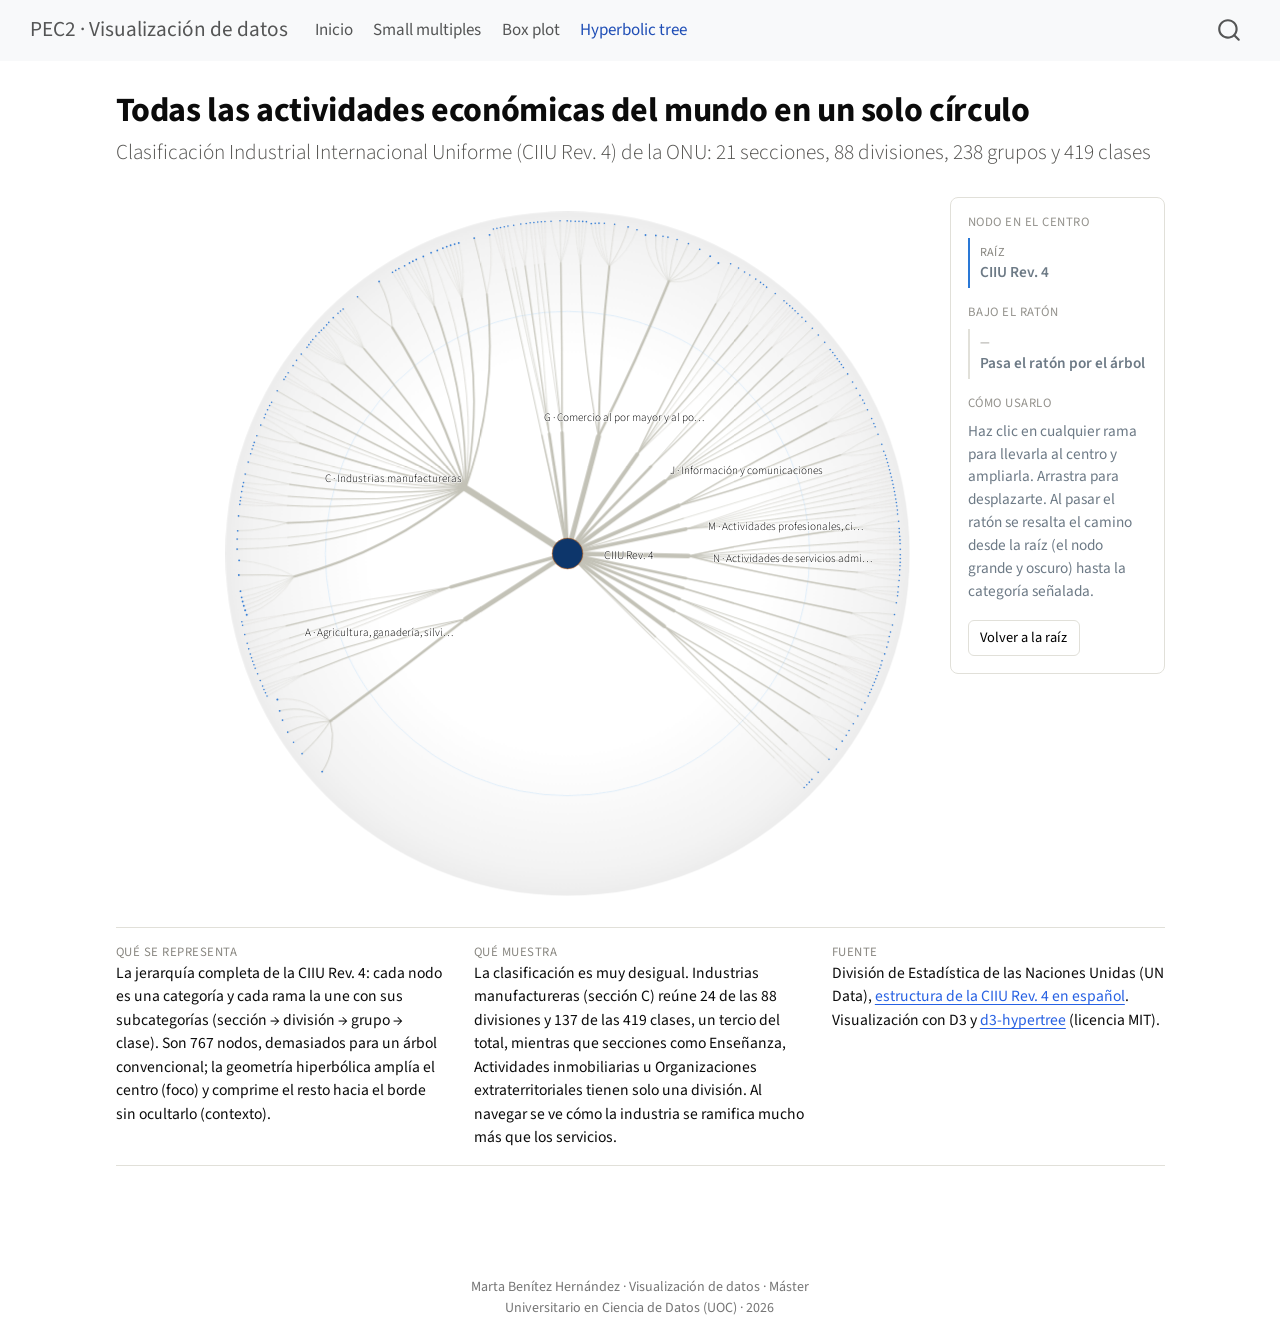
<file: docs/hyperbolic-tree.html>
<!DOCTYPE html>
<html xmlns="http://www.w3.org/1999/xhtml" lang="es" xml:lang="es"><head>

<meta charset="utf-8">
<meta name="generator" content="quarto-1.6.42">

<meta name="viewport" content="width=device-width, initial-scale=1.0, user-scalable=yes">


<title>Todas las actividades económicas del mundo en un solo círculo – PEC2 · Visualización de datos</title>
<style>
code{white-space: pre-wrap;}
span.smallcaps{font-variant: small-caps;}
div.columns{display: flex; gap: min(4vw, 1.5em);}
div.column{flex: auto; overflow-x: auto;}
div.hanging-indent{margin-left: 1.5em; text-indent: -1.5em;}
ul.task-list{list-style: none;}
ul.task-list li input[type="checkbox"] {
  width: 0.8em;
  margin: 0 0.8em 0.2em -1em; /* quarto-specific, see https://github.com/quarto-dev/quarto-cli/issues/4556 */ 
  vertical-align: middle;
}
</style>


<script src="site_libs/quarto-nav/quarto-nav.js"></script>
<script src="site_libs/quarto-nav/headroom.min.js"></script>
<script src="site_libs/clipboard/clipboard.min.js"></script>
<script src="site_libs/quarto-search/autocomplete.umd.js"></script>
<script src="site_libs/quarto-search/fuse.min.js"></script>
<script src="site_libs/quarto-search/quarto-search.js"></script>
<meta name="quarto:offset" content="./">
<script src="site_libs/quarto-html/quarto.js"></script>
<script src="site_libs/quarto-html/popper.min.js"></script>
<script src="site_libs/quarto-html/tippy.umd.min.js"></script>
<script src="site_libs/quarto-html/anchor.min.js"></script>
<link href="site_libs/quarto-html/tippy.css" rel="stylesheet">
<link href="site_libs/quarto-html/quarto-syntax-highlighting-2f5df379a58b258e96c21c0638c20c03.css" rel="stylesheet" id="quarto-text-highlighting-styles">
<script src="site_libs/bootstrap/bootstrap.min.js"></script>
<link href="site_libs/bootstrap/bootstrap-icons.css" rel="stylesheet">
<link href="site_libs/bootstrap/bootstrap-98bc5e15ca00986a511e66da801f1277.min.css" rel="stylesheet" append-hash="true" id="quarto-bootstrap" data-mode="light">
<script id="quarto-search-options" type="application/json">{
  "location": "navbar",
  "copy-button": false,
  "collapse-after": 3,
  "panel-placement": "end",
  "type": "overlay",
  "limit": 50,
  "keyboard-shortcut": [
    "f",
    "/",
    "s"
  ],
  "show-item-context": false,
  "language": {
    "search-no-results-text": "Sin resultados",
    "search-matching-documents-text": "documentos encontrados",
    "search-copy-link-title": "Copiar el enlace en la búsqueda",
    "search-hide-matches-text": "Ocultar resultados adicionales",
    "search-more-match-text": "resultado adicional en este documento",
    "search-more-matches-text": "resultados adicionales en este documento",
    "search-clear-button-title": "Borrar",
    "search-text-placeholder": "",
    "search-detached-cancel-button-title": "Cancelar",
    "search-submit-button-title": "Enviar",
    "search-label": "Buscar"
  }
}</script>
<style>html{ scroll-behavior: smooth; }</style>


<link rel="stylesheet" href="styles.css">
</head>

<body class="nav-fixed">

<div id="quarto-search-results"></div>
  <header id="quarto-header" class="headroom fixed-top">
    <nav class="navbar navbar-expand-lg " data-bs-theme="dark">
      <div class="navbar-container container-fluid">
      <div class="navbar-brand-container mx-auto">
    <a class="navbar-brand" href="./index.html">
    <span class="navbar-title">PEC2 · Visualización de datos</span>
    </a>
  </div>
            <div id="quarto-search" class="" title="Buscar"></div>
          <button class="navbar-toggler" type="button" data-bs-toggle="collapse" data-bs-target="#navbarCollapse" aria-controls="navbarCollapse" role="menu" aria-expanded="false" aria-label="Navegación de palanca" onclick="if (window.quartoToggleHeadroom) { window.quartoToggleHeadroom(); }">
  <span class="navbar-toggler-icon"></span>
</button>
          <div class="collapse navbar-collapse" id="navbarCollapse">
            <ul class="navbar-nav navbar-nav-scroll me-auto">
  <li class="nav-item">
    <a class="nav-link" href="./index.html"> 
<span class="menu-text">Inicio</span></a>
  </li>  
  <li class="nav-item">
    <a class="nav-link" href="./small-multiples.html"> 
<span class="menu-text">Small multiples</span></a>
  </li>  
  <li class="nav-item">
    <a class="nav-link" href="./box-plot.html"> 
<span class="menu-text">Box plot</span></a>
  </li>  
  <li class="nav-item">
    <a class="nav-link active" href="./hyperbolic-tree.html" aria-current="page"> 
<span class="menu-text">Hyperbolic tree</span></a>
  </li>  
</ul>
          </div> <!-- /navcollapse -->
            <div class="quarto-navbar-tools">
</div>
      </div> <!-- /container-fluid -->
    </nav>
</header>
<!-- content -->
<div id="quarto-content" class="quarto-container page-columns page-rows-contents page-layout-full page-navbar">
<!-- sidebar -->
<!-- margin-sidebar -->
    
<!-- main -->
<main class="content page-columns page-full column-page" id="quarto-document-content">

<header id="title-block-header" class="quarto-title-block default">
<div class="quarto-title">
<h1 class="title">Todas las actividades económicas del mundo en un solo círculo</h1>
<p class="subtitle lead">Clasificación Industrial Internacional Uniforme (CIIU Rev.&nbsp;4) de la ONU: 21 secciones, 88 divisiones, 238 grupos y 419 clases</p>
</div>



<div class="quarto-title-meta column-page">

    
  
    
  </div>
  


</header>


<link rel="stylesheet" href="libs/d3-hypertree/d3-hypertree-light.min.css">

<div class="ht-wrap page-columns page-full">
  <div id="arbol" aria-label="Árbol hiperbólico de la clasificación CIIU Rev. 4"></div>
  <aside class="panel-arbol">
    <h4 class="anchored">Nodo en el centro</h4>
    <ul class="ruta" id="ruta"><li class="actual"><small>Raíz</small><b>CIIU Rev. 4</b></li></ul>
    <h4 class="anchored">Bajo el ratón</h4>
    <ul class="ruta"><li id="senalado"><small>—</small><b>Pasa el ratón por el árbol</b></li></ul>
    <h4 class="anchored">Cómo usarlo</h4>
    <p>Haz clic en cualquier rama para llevarla al centro y ampliarla. Arrastra para desplazarte. Al pasar el ratón se resalta el camino desde la raíz (el nodo grande y oscuro) hasta la categoría señalada.</p>
    <button id="inicio" type="button">Volver a la raíz</button>
  </aside>
</div>

<script src="libs/d3-hypertree/d3-hypertree.min.js"></script>
<script>
(function () {
  const corto = (s, k) => s.length > k ? s.slice(0, k - 1) + '…' : s;
  const ruta = document.getElementById('ruta');

  function pintarRuta(n) {
    const nodos = n.ancestors().reverse();
    ruta.innerHTML = nodos.map((a, i) => {
      const d = a.data;
      const etiqueta = d.code === 'ROOT' ? 'Raíz' : d.level + ' ' + d.code;
      return '<li' + (i === nodos.length - 1 ? ' class="actual"' : '') + '><small>' +
             etiqueta + '</small><b>' + d.name + '</b></li>';
    }).join('');
  }

  const senalado = document.getElementById('senalado');
  function pintarSenalado(n) {
    if (!n || !n.data) return;
    const d = n.data;
    senalado.innerHTML = d.code === 'ROOT'
      ? '<small>Raíz</small><b>CIIU Rev. 4</b>'
      : '<small>' + d.level + ' ' + d.code + '</small><b>' + d.name + '</b>';
  }

  fetch('datos/ciiu_rev4.json')
    .then(r => r.json())
    .then(datos => {
      const arbol = new hyt.Hypertree(
        { parent: document.getElementById('arbol') },
        {
          dataloader: hyt.loaders.fromData(datos),
          langInitBFS: (ht, n) => {
            n.precalc.label = n.data.code === 'ROOT'
              ? 'CIIU Rev. 4'
              : n.data.code + ' · ' + corto(n.data.name, 30);
          },
          geometry: {
            layerOptions: {
              'stem-arc':  { invisible: true },
              'stem-link': { invisible: true },
              'stem-path': { invisible: true },
              'symbols':   { invisible: true },
              'link-arcs': { stroke: n => '#c3c2b7' },
              'nodes':     { fill: n => n.data.code === 'ROOT' ? '#0d366b' : '#2a78d6' }
            },
            nodeRadius: (ud, n) => ({ 'Raíz': .045, 'Sección': .022, 'División': .016,
                                      'Grupo': .012, 'Clase': .009 })[n.data.level]
          },
          interaction: {
            onNodeClick: (n, m, l) => {
              arbol.api.goto({ re: -n.layout.z.re, im: -n.layout.z.im }, null)
                .then(() => l.view.hypertree.drawDetailFrame());
            },
            onCenterNodeChange: n => pintarRuta(n)
          }
        }
      );
      // La librería resalta el camino del nodo bajo el ratón con setPathHead;
      // se intercepta para mostrar también su nombre completo en el panel.
      const setPathHeadOriginal = arbol.api.setPathHead;
      arbol.api.setPathHead = (camino, n) => {
        setPathHeadOriginal(camino, n);
        if (n) pintarSenalado(n);
      };
      // Durante el arrastre y las animaciones, d3-hypertree vuelve a dibujar
      // la estrella de la raíz y un "tallo" hacia un padre inexistente,
      // aunque esas capas estén desactivadas. Se ocultan en cuanto aparecen.
      const contenedor = document.getElementById('arbol');
      const ocultarTallosRaiz = () => contenedor.querySelectorAll('path').forEach(e => {
        if (e.__data__ && e.__data__.data && e.__data__.data.code === 'ROOT') e.style.display = 'none';
      });
      new MutationObserver(ocultarTallosRaiz).observe(contenedor, { childList: true, subtree: true });

      // La librería usa la rueda del ratón para hacer zoom y eso impide
      // desplazar la página con el cursor encima del árbol. Se corta el evento
      // antes de que llegue al árbol para que la rueda vuelva a mover la página.
      contenedor.addEventListener('wheel', e => e.stopPropagation(), { capture: true, passive: true });

      document.getElementById('inicio').addEventListener('click', () => arbol.api.gotoHome());
      window.arbolCIIU = arbol;
    });
})();
</script>
<div class="ficha">
<div>
<span>Qué se representa</span>La jerarquía completa de la CIIU Rev.&nbsp;4: cada nodo es una categoría y cada rama la une con sus subcategorías (sección → división → grupo → clase). Son 767 nodos, demasiados para un árbol convencional; la geometría hiperbólica amplía el centro (foco) y comprime el resto hacia el borde sin ocultarlo (contexto).
</div>
<div>
<span>Qué muestra</span>La clasificación es muy desigual. Industrias manufactureras (sección C) reúne 24 de las 88 divisiones y 137 de las 419 clases, un tercio del total, mientras que secciones como Enseñanza, Actividades inmobiliarias u Organizaciones extraterritoriales tienen solo una división. Al navegar se ve cómo la industria se ramifica mucho más que los servicios.
</div>
<div>
<span>Fuente</span>División de Estadística de las Naciones Unidas (UN Data), <a href="https://unstats.un.org/unsd/classifications/Econ">estructura de la CIIU Rev.&nbsp;4 en español</a>. Visualización con D3 y <a href="https://github.com/glouwa/d3-hypertree">d3-hypertree</a> (licencia MIT).
</div>
</div>



</main> <!-- /main -->
<script id="quarto-html-after-body" type="application/javascript">
window.document.addEventListener("DOMContentLoaded", function (event) {
  const toggleBodyColorMode = (bsSheetEl) => {
    const mode = bsSheetEl.getAttribute("data-mode");
    const bodyEl = window.document.querySelector("body");
    if (mode === "dark") {
      bodyEl.classList.add("quarto-dark");
      bodyEl.classList.remove("quarto-light");
    } else {
      bodyEl.classList.add("quarto-light");
      bodyEl.classList.remove("quarto-dark");
    }
  }
  const toggleBodyColorPrimary = () => {
    const bsSheetEl = window.document.querySelector("link#quarto-bootstrap");
    if (bsSheetEl) {
      toggleBodyColorMode(bsSheetEl);
    }
  }
  toggleBodyColorPrimary();  
  const icon = "";
  const anchorJS = new window.AnchorJS();
  anchorJS.options = {
    placement: 'right',
    icon: icon
  };
  anchorJS.add('.anchored');
  const isCodeAnnotation = (el) => {
    for (const clz of el.classList) {
      if (clz.startsWith('code-annotation-')) {                     
        return true;
      }
    }
    return false;
  }
  const onCopySuccess = function(e) {
    // button target
    const button = e.trigger;
    // don't keep focus
    button.blur();
    // flash "checked"
    button.classList.add('code-copy-button-checked');
    var currentTitle = button.getAttribute("title");
    button.setAttribute("title", "Copiado");
    let tooltip;
    if (window.bootstrap) {
      button.setAttribute("data-bs-toggle", "tooltip");
      button.setAttribute("data-bs-placement", "left");
      button.setAttribute("data-bs-title", "Copiado");
      tooltip = new bootstrap.Tooltip(button, 
        { trigger: "manual", 
          customClass: "code-copy-button-tooltip",
          offset: [0, -8]});
      tooltip.show();    
    }
    setTimeout(function() {
      if (tooltip) {
        tooltip.hide();
        button.removeAttribute("data-bs-title");
        button.removeAttribute("data-bs-toggle");
        button.removeAttribute("data-bs-placement");
      }
      button.setAttribute("title", currentTitle);
      button.classList.remove('code-copy-button-checked');
    }, 1000);
    // clear code selection
    e.clearSelection();
  }
  const getTextToCopy = function(trigger) {
      const codeEl = trigger.previousElementSibling.cloneNode(true);
      for (const childEl of codeEl.children) {
        if (isCodeAnnotation(childEl)) {
          childEl.remove();
        }
      }
      return codeEl.innerText;
  }
  const clipboard = new window.ClipboardJS('.code-copy-button:not([data-in-quarto-modal])', {
    text: getTextToCopy
  });
  clipboard.on('success', onCopySuccess);
  if (window.document.getElementById('quarto-embedded-source-code-modal')) {
    const clipboardModal = new window.ClipboardJS('.code-copy-button[data-in-quarto-modal]', {
      text: getTextToCopy,
      container: window.document.getElementById('quarto-embedded-source-code-modal')
    });
    clipboardModal.on('success', onCopySuccess);
  }
    var localhostRegex = new RegExp(/^(?:http|https):\/\/localhost\:?[0-9]*\//);
    var mailtoRegex = new RegExp(/^mailto:/);
      var filterRegex = new RegExp('/' + window.location.host + '/');
    var isInternal = (href) => {
        return filterRegex.test(href) || localhostRegex.test(href) || mailtoRegex.test(href);
    }
    // Inspect non-navigation links and adorn them if external
 	var links = window.document.querySelectorAll('a[href]:not(.nav-link):not(.navbar-brand):not(.toc-action):not(.sidebar-link):not(.sidebar-item-toggle):not(.pagination-link):not(.no-external):not([aria-hidden]):not(.dropdown-item):not(.quarto-navigation-tool):not(.about-link)');
    for (var i=0; i<links.length; i++) {
      const link = links[i];
      if (!isInternal(link.href)) {
        // undo the damage that might have been done by quarto-nav.js in the case of
        // links that we want to consider external
        if (link.dataset.originalHref !== undefined) {
          link.href = link.dataset.originalHref;
        }
      }
    }
  function tippyHover(el, contentFn, onTriggerFn, onUntriggerFn) {
    const config = {
      allowHTML: true,
      maxWidth: 500,
      delay: 100,
      arrow: false,
      appendTo: function(el) {
          return el.parentElement;
      },
      interactive: true,
      interactiveBorder: 10,
      theme: 'quarto',
      placement: 'bottom-start',
    };
    if (contentFn) {
      config.content = contentFn;
    }
    if (onTriggerFn) {
      config.onTrigger = onTriggerFn;
    }
    if (onUntriggerFn) {
      config.onUntrigger = onUntriggerFn;
    }
    window.tippy(el, config); 
  }
  const noterefs = window.document.querySelectorAll('a[role="doc-noteref"]');
  for (var i=0; i<noterefs.length; i++) {
    const ref = noterefs[i];
    tippyHover(ref, function() {
      // use id or data attribute instead here
      let href = ref.getAttribute('data-footnote-href') || ref.getAttribute('href');
      try { href = new URL(href).hash; } catch {}
      const id = href.replace(/^#\/?/, "");
      const note = window.document.getElementById(id);
      if (note) {
        return note.innerHTML;
      } else {
        return "";
      }
    });
  }
  const xrefs = window.document.querySelectorAll('a.quarto-xref');
  const processXRef = (id, note) => {
    // Strip column container classes
    const stripColumnClz = (el) => {
      el.classList.remove("page-full", "page-columns");
      if (el.children) {
        for (const child of el.children) {
          stripColumnClz(child);
        }
      }
    }
    stripColumnClz(note)
    if (id === null || id.startsWith('sec-')) {
      // Special case sections, only their first couple elements
      const container = document.createElement("div");
      if (note.children && note.children.length > 2) {
        container.appendChild(note.children[0].cloneNode(true));
        for (let i = 1; i < note.children.length; i++) {
          const child = note.children[i];
          if (child.tagName === "P" && child.innerText === "") {
            continue;
          } else {
            container.appendChild(child.cloneNode(true));
            break;
          }
        }
        if (window.Quarto?.typesetMath) {
          window.Quarto.typesetMath(container);
        }
        return container.innerHTML
      } else {
        if (window.Quarto?.typesetMath) {
          window.Quarto.typesetMath(note);
        }
        return note.innerHTML;
      }
    } else {
      // Remove any anchor links if they are present
      const anchorLink = note.querySelector('a.anchorjs-link');
      if (anchorLink) {
        anchorLink.remove();
      }
      if (window.Quarto?.typesetMath) {
        window.Quarto.typesetMath(note);
      }
      if (note.classList.contains("callout")) {
        return note.outerHTML;
      } else {
        return note.innerHTML;
      }
    }
  }
  for (var i=0; i<xrefs.length; i++) {
    const xref = xrefs[i];
    tippyHover(xref, undefined, function(instance) {
      instance.disable();
      let url = xref.getAttribute('href');
      let hash = undefined; 
      if (url.startsWith('#')) {
        hash = url;
      } else {
        try { hash = new URL(url).hash; } catch {}
      }
      if (hash) {
        const id = hash.replace(/^#\/?/, "");
        const note = window.document.getElementById(id);
        if (note !== null) {
          try {
            const html = processXRef(id, note.cloneNode(true));
            instance.setContent(html);
          } finally {
            instance.enable();
            instance.show();
          }
        } else {
          // See if we can fetch this
          fetch(url.split('#')[0])
          .then(res => res.text())
          .then(html => {
            const parser = new DOMParser();
            const htmlDoc = parser.parseFromString(html, "text/html");
            const note = htmlDoc.getElementById(id);
            if (note !== null) {
              const html = processXRef(id, note);
              instance.setContent(html);
            } 
          }).finally(() => {
            instance.enable();
            instance.show();
          });
        }
      } else {
        // See if we can fetch a full url (with no hash to target)
        // This is a special case and we should probably do some content thinning / targeting
        fetch(url)
        .then(res => res.text())
        .then(html => {
          const parser = new DOMParser();
          const htmlDoc = parser.parseFromString(html, "text/html");
          const note = htmlDoc.querySelector('main.content');
          if (note !== null) {
            // This should only happen for chapter cross references
            // (since there is no id in the URL)
            // remove the first header
            if (note.children.length > 0 && note.children[0].tagName === "HEADER") {
              note.children[0].remove();
            }
            const html = processXRef(null, note);
            instance.setContent(html);
          } 
        }).finally(() => {
          instance.enable();
          instance.show();
        });
      }
    }, function(instance) {
    });
  }
      let selectedAnnoteEl;
      const selectorForAnnotation = ( cell, annotation) => {
        let cellAttr = 'data-code-cell="' + cell + '"';
        let lineAttr = 'data-code-annotation="' +  annotation + '"';
        const selector = 'span[' + cellAttr + '][' + lineAttr + ']';
        return selector;
      }
      const selectCodeLines = (annoteEl) => {
        const doc = window.document;
        const targetCell = annoteEl.getAttribute("data-target-cell");
        const targetAnnotation = annoteEl.getAttribute("data-target-annotation");
        const annoteSpan = window.document.querySelector(selectorForAnnotation(targetCell, targetAnnotation));
        const lines = annoteSpan.getAttribute("data-code-lines").split(",");
        const lineIds = lines.map((line) => {
          return targetCell + "-" + line;
        })
        let top = null;
        let height = null;
        let parent = null;
        if (lineIds.length > 0) {
            //compute the position of the single el (top and bottom and make a div)
            const el = window.document.getElementById(lineIds[0]);
            top = el.offsetTop;
            height = el.offsetHeight;
            parent = el.parentElement.parentElement;
          if (lineIds.length > 1) {
            const lastEl = window.document.getElementById(lineIds[lineIds.length - 1]);
            const bottom = lastEl.offsetTop + lastEl.offsetHeight;
            height = bottom - top;
          }
          if (top !== null && height !== null && parent !== null) {
            // cook up a div (if necessary) and position it 
            let div = window.document.getElementById("code-annotation-line-highlight");
            if (div === null) {
              div = window.document.createElement("div");
              div.setAttribute("id", "code-annotation-line-highlight");
              div.style.position = 'absolute';
              parent.appendChild(div);
            }
            div.style.top = top - 2 + "px";
            div.style.height = height + 4 + "px";
            div.style.left = 0;
            let gutterDiv = window.document.getElementById("code-annotation-line-highlight-gutter");
            if (gutterDiv === null) {
              gutterDiv = window.document.createElement("div");
              gutterDiv.setAttribute("id", "code-annotation-line-highlight-gutter");
              gutterDiv.style.position = 'absolute';
              const codeCell = window.document.getElementById(targetCell);
              const gutter = codeCell.querySelector('.code-annotation-gutter');
              gutter.appendChild(gutterDiv);
            }
            gutterDiv.style.top = top - 2 + "px";
            gutterDiv.style.height = height + 4 + "px";
          }
          selectedAnnoteEl = annoteEl;
        }
      };
      const unselectCodeLines = () => {
        const elementsIds = ["code-annotation-line-highlight", "code-annotation-line-highlight-gutter"];
        elementsIds.forEach((elId) => {
          const div = window.document.getElementById(elId);
          if (div) {
            div.remove();
          }
        });
        selectedAnnoteEl = undefined;
      };
        // Handle positioning of the toggle
    window.addEventListener(
      "resize",
      throttle(() => {
        elRect = undefined;
        if (selectedAnnoteEl) {
          selectCodeLines(selectedAnnoteEl);
        }
      }, 10)
    );
    function throttle(fn, ms) {
    let throttle = false;
    let timer;
      return (...args) => {
        if(!throttle) { // first call gets through
            fn.apply(this, args);
            throttle = true;
        } else { // all the others get throttled
            if(timer) clearTimeout(timer); // cancel #2
            timer = setTimeout(() => {
              fn.apply(this, args);
              timer = throttle = false;
            }, ms);
        }
      };
    }
      // Attach click handler to the DT
      const annoteDls = window.document.querySelectorAll('dt[data-target-cell]');
      for (const annoteDlNode of annoteDls) {
        annoteDlNode.addEventListener('click', (event) => {
          const clickedEl = event.target;
          if (clickedEl !== selectedAnnoteEl) {
            unselectCodeLines();
            const activeEl = window.document.querySelector('dt[data-target-cell].code-annotation-active');
            if (activeEl) {
              activeEl.classList.remove('code-annotation-active');
            }
            selectCodeLines(clickedEl);
            clickedEl.classList.add('code-annotation-active');
          } else {
            // Unselect the line
            unselectCodeLines();
            clickedEl.classList.remove('code-annotation-active');
          }
        });
      }
  const findCites = (el) => {
    const parentEl = el.parentElement;
    if (parentEl) {
      const cites = parentEl.dataset.cites;
      if (cites) {
        return {
          el,
          cites: cites.split(' ')
        };
      } else {
        return findCites(el.parentElement)
      }
    } else {
      return undefined;
    }
  };
  var bibliorefs = window.document.querySelectorAll('a[role="doc-biblioref"]');
  for (var i=0; i<bibliorefs.length; i++) {
    const ref = bibliorefs[i];
    const citeInfo = findCites(ref);
    if (citeInfo) {
      tippyHover(citeInfo.el, function() {
        var popup = window.document.createElement('div');
        citeInfo.cites.forEach(function(cite) {
          var citeDiv = window.document.createElement('div');
          citeDiv.classList.add('hanging-indent');
          citeDiv.classList.add('csl-entry');
          var biblioDiv = window.document.getElementById('ref-' + cite);
          if (biblioDiv) {
            citeDiv.innerHTML = biblioDiv.innerHTML;
          }
          popup.appendChild(citeDiv);
        });
        return popup.innerHTML;
      });
    }
  }
});
</script>
</div> <!-- /content -->
<footer class="footer">
  <div class="nav-footer">
    <div class="nav-footer-left">
      &nbsp;
    </div>   
    <div class="nav-footer-center">
<p>Marta Benítez Hernández · Visualización de datos · Máster Universitario en Ciencia de Datos (UOC) · 2026</p>
</div>
    <div class="nav-footer-right">
      &nbsp;
    </div>
  </div>
</footer>




<script src="site_libs/quarto-html/zenscroll-min.js"></script>
</body></html>
</file>
<file: docs/site_libs/quarto-html/tippy.css>
.tippy-box[data-animation=fade][data-state=hidden]{opacity:0}[data-tippy-root]{max-width:calc(100vw - 10px)}.tippy-box{position:relative;background-color:#333;color:#fff;border-radius:4px;font-size:14px;line-height:1.4;white-space:normal;outline:0;transition-property:transform,visibility,opacity}.tippy-box[data-placement^=top]>.tippy-arrow{bottom:0}.tippy-box[data-placement^=top]>.tippy-arrow:before{bottom:-7px;left:0;border-width:8px 8px 0;border-top-color:initial;transform-origin:center top}.tippy-box[data-placement^=bottom]>.tippy-arrow{top:0}.tippy-box[data-placement^=bottom]>.tippy-arrow:before{top:-7px;left:0;border-width:0 8px 8px;border-bottom-color:initial;transform-origin:center bottom}.tippy-box[data-placement^=left]>.tippy-arrow{right:0}.tippy-box[data-placement^=left]>.tippy-arrow:before{border-width:8px 0 8px 8px;border-left-color:initial;right:-7px;transform-origin:center left}.tippy-box[data-placement^=right]>.tippy-arrow{left:0}.tippy-box[data-placement^=right]>.tippy-arrow:before{left:-7px;border-width:8px 8px 8px 0;border-right-color:initial;transform-origin:center right}.tippy-box[data-inertia][data-state=visible]{transition-timing-function:cubic-bezier(.54,1.5,.38,1.11)}.tippy-arrow{width:16px;height:16px;color:#333}.tippy-arrow:before{content:"";position:absolute;border-color:transparent;border-style:solid}.tippy-content{position:relative;padding:5px 9px;z-index:1}
</file>
<file: docs/site_libs/quarto-html/quarto-syntax-highlighting-2f5df379a58b258e96c21c0638c20c03.css>
/* quarto syntax highlight colors */
:root {
  --quarto-hl-ot-color: #003B4F;
  --quarto-hl-at-color: #657422;
  --quarto-hl-ss-color: #20794D;
  --quarto-hl-an-color: #5E5E5E;
  --quarto-hl-fu-color: #4758AB;
  --quarto-hl-st-color: #20794D;
  --quarto-hl-cf-color: #003B4F;
  --quarto-hl-op-color: #5E5E5E;
  --quarto-hl-er-color: #AD0000;
  --quarto-hl-bn-color: #AD0000;
  --quarto-hl-al-color: #AD0000;
  --quarto-hl-va-color: #111111;
  --quarto-hl-bu-color: inherit;
  --quarto-hl-ex-color: inherit;
  --quarto-hl-pp-color: #AD0000;
  --quarto-hl-in-color: #5E5E5E;
  --quarto-hl-vs-color: #20794D;
  --quarto-hl-wa-color: #5E5E5E;
  --quarto-hl-do-color: #5E5E5E;
  --quarto-hl-im-color: #00769E;
  --quarto-hl-ch-color: #20794D;
  --quarto-hl-dt-color: #AD0000;
  --quarto-hl-fl-color: #AD0000;
  --quarto-hl-co-color: #5E5E5E;
  --quarto-hl-cv-color: #5E5E5E;
  --quarto-hl-cn-color: #8f5902;
  --quarto-hl-sc-color: #5E5E5E;
  --quarto-hl-dv-color: #AD0000;
  --quarto-hl-kw-color: #003B4F;
}

/* other quarto variables */
:root {
  --quarto-font-monospace: SFMono-Regular, Menlo, Monaco, Consolas, "Liberation Mono", "Courier New", monospace;
}

pre > code.sourceCode > span {
  color: #003B4F;
}

code span {
  color: #003B4F;
}

code.sourceCode > span {
  color: #003B4F;
}

div.sourceCode,
div.sourceCode pre.sourceCode {
  color: #003B4F;
}

code span.ot {
  color: #003B4F;
  font-style: inherit;
}

code span.at {
  color: #657422;
  font-style: inherit;
}

code span.ss {
  color: #20794D;
  font-style: inherit;
}

code span.an {
  color: #5E5E5E;
  font-style: inherit;
}

code span.fu {
  color: #4758AB;
  font-style: inherit;
}

code span.st {
  color: #20794D;
  font-style: inherit;
}

code span.cf {
  color: #003B4F;
  font-weight: bold;
  font-style: inherit;
}

code span.op {
  color: #5E5E5E;
  font-style: inherit;
}

code span.er {
  color: #AD0000;
  font-style: inherit;
}

code span.bn {
  color: #AD0000;
  font-style: inherit;
}

code span.al {
  color: #AD0000;
  font-style: inherit;
}

code span.va {
  color: #111111;
  font-style: inherit;
}

code span.bu {
  font-style: inherit;
}

code span.ex {
  font-style: inherit;
}

code span.pp {
  color: #AD0000;
  font-style: inherit;
}

code span.in {
  color: #5E5E5E;
  font-style: inherit;
}

code span.vs {
  color: #20794D;
  font-style: inherit;
}

code span.wa {
  color: #5E5E5E;
  font-style: italic;
}

code span.do {
  color: #5E5E5E;
  font-style: italic;
}

code span.im {
  color: #00769E;
  font-style: inherit;
}

code span.ch {
  color: #20794D;
  font-style: inherit;
}

code span.dt {
  color: #AD0000;
  font-style: inherit;
}

code span.fl {
  color: #AD0000;
  font-style: inherit;
}

code span.co {
  color: #5E5E5E;
  font-style: inherit;
}

code span.cv {
  color: #5E5E5E;
  font-style: italic;
}

code span.cn {
  color: #8f5902;
  font-style: inherit;
}

code span.sc {
  color: #5E5E5E;
  font-style: inherit;
}

code span.dv {
  color: #AD0000;
  font-style: inherit;
}

code span.kw {
  color: #003B4F;
  font-weight: bold;
  font-style: inherit;
}

.prevent-inlining {
  content: "</";
}

/*# sourceMappingURL=35eb38a806ee71ea6d2563be2308c832.css.map */
</file>
<file: docs/styles.css>
/* Estilos comunes del sitio */
:root {
  --ink-primary: #0b0b0b;
  --ink-secondary: #52514e;
  --ink-muted: #898781;
  --hairline: #e1e0d9;
  --accent: #2a78d6;
}

body { color: var(--ink-primary); }

.page-columns .content { max-width: 1100px; margin-inline: auto; }

h1.title { font-weight: 700; letter-spacing: -0.01em; }
.subtitle.lead { color: var(--ink-secondary); }

.ficha {
  display: grid;
  grid-template-columns: repeat(auto-fit, minmax(240px, 1fr));
  gap: 0.75rem 1.5rem;
  border-top: 1px solid var(--hairline);
  border-bottom: 1px solid var(--hairline);
  padding: 0.9rem 0;
  margin: 1rem 0 1.5rem;
  font-size: 0.92rem;
}
.ficha div span {
  display: block;
  font-size: 0.75rem;
  text-transform: uppercase;
  letter-spacing: 0.04em;
  color: var(--ink-muted);
}

.nota { color: var(--ink-secondary); font-size: 0.92rem; }

/* Portada */
.tarjetas {
  display: grid;
  grid-template-columns: repeat(3, minmax(0, 1fr));
  gap: 1rem;
  margin: 1.5rem 0;
}
@media (max-width: 760px) { .tarjetas { grid-template-columns: 1fr; } }
.tarjeta { display: block; }
.tarjeta {
  border: 1px solid var(--hairline);
  border-radius: 8px;
  padding: 1.1rem 1.2rem;
  text-decoration: none;
  color: inherit;
  transition: border-color .15s, box-shadow .15s;
}
.tarjeta:hover { border-color: var(--accent); box-shadow: 0 2px 10px rgba(0,0,0,.06); }
.tarjeta .grupo { font-size: .75rem; text-transform: uppercase; letter-spacing: .04em; color: var(--ink-muted); }
.tarjeta h3 { margin: .3rem 0 .4rem; font-size: 1.25rem; }
.tarjeta p { margin: 0; color: var(--ink-secondary); font-size: .92rem; }

/* Hyperbolic tree */
.ht-wrap { display: grid; grid-template-columns: minmax(0, 1fr) 280px; gap: 1.5rem; align-items: start; }
@media (max-width: 900px) { .ht-wrap { grid-template-columns: 1fr; } }
#arbol {
  width: 100%;
  max-width: min(760px, calc(100vh - 150px));   /* que quepa entero en la pantalla */
  aspect-ratio: 1 / 1;
  margin-inline: auto;
  position: relative;   /* la librería posiciona el SVG en absoluto dentro */
}
#arbol svg { overflow: visible; }
#arbol svg { width: 100%; height: 100%; }
.panel-arbol {
  border: 1px solid var(--hairline);
  border-radius: 8px;
  padding: 1rem;
  font-size: .9rem;
  position: sticky;
  top: 80px;
  background: #fff;
  z-index: 2;
}
.panel-arbol h4 { font-size: .75rem; text-transform: uppercase; letter-spacing: .04em; color: var(--ink-muted); margin: 0 0 .5rem; }
.ruta { list-style: none; padding: 0; margin: 0 0 1rem; }
.ruta li { padding: .25rem 0 .25rem .6rem; border-left: 2px solid var(--hairline); }
.ruta li b { font-weight: 600; }
.ruta li small { display: block; color: var(--ink-muted); font-size: .72rem; text-transform: uppercase; letter-spacing: .03em; }
.ruta li.actual { border-left-color: var(--accent); }
.panel-arbol button {
  border: 1px solid var(--hairline);
  background: #fff;
  border-radius: 6px;
  padding: .35rem .7rem;
  font-size: .85rem;
  cursor: pointer;
}
.panel-arbol button:hover { border-color: var(--accent); }

/* Camino resaltado al pasar el ratón: más fino y discreto */
#arbol path.hovered-path { stroke: #2a78d6 !important; stroke-opacity: .55; }
#arbol text.caption.root, #arbol .root text { font-weight: 700; }

/* Los gráficos interactivos no deben generar barras de desplazamiento */
.cell-output-display:has(.html-widget) { overflow: visible; }
</file>
<file: docs/site_libs/plotly-htmlwidgets-css-2.11.1/plotly-htmlwidgets.css>
/*
just here so that plotly works
correctly with ioslides.
see https://github.com/ropensci/plotly/issues/463
*/

slide:not(.current) .plotly.html-widget{
  display: none;
}
</file>
<file: docs/site_libs/crosstalk-1.2.1/css/crosstalk.min.css>
.container-fluid.crosstalk-bscols{margin-left:-30px;margin-right:-30px;white-space:normal}body>.container-fluid.crosstalk-bscols{margin-left:auto;margin-right:auto}.crosstalk-input-checkboxgroup .crosstalk-options-group .crosstalk-options-column{display:inline-block;padding-right:12px;vertical-align:top}@media only screen and (max-width: 480px){.crosstalk-input-checkboxgroup .crosstalk-options-group .crosstalk-options-column{display:block;padding-right:inherit}}.crosstalk-input{margin-bottom:15px}.crosstalk-input .control-label{margin-bottom:0;vertical-align:middle}.crosstalk-input input[type="checkbox"]{margin:4px 0 0;margin-top:1px;line-height:normal}.crosstalk-input .checkbox{position:relative;display:block;margin-top:10px;margin-bottom:10px}.crosstalk-input .checkbox>label{padding-left:20px;margin-bottom:0;font-weight:400;cursor:pointer}.crosstalk-input .checkbox input[type="checkbox"],.crosstalk-input .checkbox-inline input[type="checkbox"]{position:absolute;margin-top:2px;margin-left:-20px}.crosstalk-input .checkbox+.checkbox{margin-top:-5px}.crosstalk-input .checkbox-inline{position:relative;display:inline-block;padding-left:20px;margin-bottom:0;font-weight:400;vertical-align:middle;cursor:pointer}.crosstalk-input .checkbox-inline+.checkbox-inline{margin-top:0;margin-left:10px}
</file>
<file: docs/libs/d3-hypertree/d3-hypertree-light.min.css>
.unitdisk-nav{top:0;bottom:0;left:0;right:0;position:absolute;padding:.3em}.unitdisk-nav .tool-bar{width:3em}.unitdisk-nav .tool-bar button{margin-top:.27em;padding:0}.unitdisk-nav .tool-bar .tool-seperator{margin-top:.6em}.unitdisk-nav .tool-bar .tool-seperator:first-child{margin-top:1em}.unitdisk-nav .tool-bar .tool-active{background-color:#333}.unitdisk-nav .path-bar{top:.4em;right:1.65em;position:absolute}.unitdisk-nav svg{top:0;bottom:0;left:0;right:0;position:absolute}.unitdisk-nav>.preloader{pointer-events:none;position:absolute;top:0;left:0;right:0;bottom:0}.unitdisk-nav>.preloader>.preloader-wrapper{position:absolute;left:calc(50% - 3em);top:calc(50% - .4em);width:3em;height:3em}.unitdisk-nav .spinner{width:100px;height:100px;position:relative;top:50%;margin:0 50%}.unitdisk-nav .double-bounce1,.unitdisk-nav .double-bounce2{width:100%;height:100%;border-radius:50%;background-color:#333;opacity:.6;position:absolute;top:-50%;left:-50%;-webkit-animation:sk-bounce 1.0s infinite ease-in-out;animation:sk-bounce 1.0s infinite ease-in-out}.unitdisk-nav .double-bounce2{-webkit-animation-delay:-.5s;animation-delay:-.5s}@-webkit-keyframes sk-bounce{0%,100%{-webkit-transform:scale(0)}50%{-webkit-transform:scale(1)}}@keyframes sk-bounce{0%,100%{transform:scale(0);-webkit-transform:scale(0)}50%{transform:scale(1);-webkit-transform:scale(1)}}.unitdisk-nav #meta{top:0;left:0;bottom:0;right:0;position:absolute}.unitdisk-nav #meta .carousel{width:17em;top:unset;bottom:.5em;position:absolute;z-index:1000}.unitdisk-nav #meta .carousel .indicators{margin-right:1em;line-height:.5em}.unitdisk-nav #meta .carousel .indicators .indicator-item{margin:0 2px}.unitdisk-nav #meta .left.carousel{height:18.5em !important;left:1em}.unitdisk-nav #meta .right.carousel{height:50em !important;left:calc(100% - 15.5em)}.absolute-center{margin:auto;position:absolute;top:.75em;left:2em;bottom:.2em;right:0;text-align:center}.unitdisk-nav .double-bounce1,.unitdisk-nav .double-bounce2{background-color:#bbb}#query-input{visibility:hidden;pointer-events:all;position:absolute;top:calc(50% - 2em);left:calc(50% - 8em);width:16.65em;border-radius:.3em;box-shadow:.1em .1em 1em #000}#query-input>input{width:16em;height:2.5em;border-radius:.2em;text-indent:.5em;outline:0;border:0}#main-toolbar{margin-top:1.2em}#main-toolbar #btnquery{visibility:collapse}#path-toolbar{visibility:hidden}#query-input{background-color:#ddd;border:.35em solid #ddd;box-shadow:.1em .1em 1em #888}.unitdisk-nav svg{cursor:crosshair}.unitdisk-nav svg .cell{pointer-events:none}.unitdisk-nav svg .arc{pointer-events:none}.unitdisk-nav svg .node{pointer-events:none}@keyframes nodefadein{0%{opacity:0}100%{opacity:1}}.unitdisk-nav svg .caption{font-size:.002em;font-weight:300;user-select:none;pointer-events:none;text-rendering:optimizeSpeed}.unitdisk-nav svg .caption:lang(zh){font-size:.0025em}@keyframes fade-in{from{opacity:0}to{opacity:1}}.unitdisk-nav svg .caption-icon{font-family:'NotoColorEmoji',Roboto;font-size:.8;transition-property:none;transition-duration:0ms}.unitdisk-nav svg .caption-background{pointer-events:none}.unitdisk-nav svg .label-link{stroke-width:.02;stroke-dasharray:.001;stroke-linecap:round}.unitdisk-nav svg .background-circle{pointer-events:none}.unitdisk-nav svg .mouse-circle{pointer-events:visibleFill;fill:none}.unitdisk-nav svg .mouse-circle-cursor{pointer-events:visibleFill;fill:none;cursor:crosshair}.unitdisk-nav svg .ripple-world{pointer-events:none;cursor:crosshair}.unitdisk-nav svg .ripple-circle{pointer-events:none;cursor:crosshair;opacity:0;animation:ripple 1000ms ease-out}@keyframes ripple{0%{transform:scale(0);opacity:.8}12%{transform:scale(0.45);opacity:.8}100%{opacity:0;transform:scale(3)}}.unitdisk-nav svg #path-arcs{opacity:.3}.unitdisk-nav svg #stem-path{opacity:.3}.unitdisk-nav svg .focus-circle{pointer-events:none}.unitdisk-nav svg .ping-circle{opacity:1;pointer-events:none}.unitdisk-nav svg .trace-polyline{opacity:.8;stroke:orange;stroke-width:.03;stroke-linecap:round;stroke-linejoin:round;fill:none;pointer-events:none}.unitdisk-nav svg .center-node{animation:centernodemove 500ms ease-out;stroke:none;stroke-width:.006}@keyframes centernodemove{0%{transform:scale(0);transform:rotate(1)}10%{transform:scale(0)}75%{transform:scale(0.1)}}.unitdisk-nav svg .nav-parameter-disc .caption{dominant-baseline:middle;text-anchor:middle;font-size:.16pt}.unitdisk-nav svg .nav-parameter-disc .caption.P{font-size:.48pt;font-weight:100}.unitdisk-nav svg .nav-parameter-disc .background-circle{pointer-events:none}.unitdisk-nav svg .nav-parameter-disc .mouse-circle{pointer-events:visibleFill;cursor:crosshair}.unitdisk-nav svg .nav-background-disc .background-circle{pointer-events:none}.unitdisk-nav svg .nav-background-disc .caption{font-size:.005em}.unitdisk-nav svg .nav-background-disc .label-big{font-size:.0095em;font-weight:300;paint-order:stroke;stroke-width:.04}.hypertree-background{background-color:white}.unitdisk-nav svg .cell{stroke:rgba(255,255,255,0);fill:rgba(255,255,255,0);stroke-width:.0013}.unitdisk-nav svg .arc{stroke:#999;fill:none}.unitdisk-nav svg .arc-focus{stroke:rgba(100,181,246,0.35);fill:none}.unitdisk-nav svg .node{fill:#a5d6a7;stroke:#5eb561;stroke-width:0}.unitdisk-nav svg .caption{paint-order:stroke;stroke:rgba(255,255,255,0.7);stroke-width:.005;stroke-linecap:butt;stroke-linejoin:miter;font-weight:300}.unitdisk-nav svg .caption-background{fill:rgba(255,255,255,0.76)}.unitdisk-nav svg .label-link{stroke:#195e04;opacity:.6;stroke-width:.001;stroke-dasharray:.018,.015}.unitdisk-nav svg .root{stroke:#eed500;fill:#fe5}.unitdisk-nav svg .root.cell{stroke:rgba(255,235,59,0.9);fill:rgba(255,235,59,0.05)}.unitdisk-nav svg .root.node{stroke:#ef6c00;stroke-width:.0015}.unitdisk-nav svg .lazy{stroke:#b61b17;fill:#e84f4c}.unitdisk-nav svg .lazy.cell{stroke:#ececec;stroke-width:.00075;fill:none}.unitdisk-nav svg .lazy.node{stroke:rgba(159,24,21,0.5)}.unitdisk-nav svg .exit{stroke:#b55bc4;fill:#d7a6df}.unitdisk-nav svg .exit.cell{stroke:rgba(0,0,0,0.9);fill:rgba(206,147,216,0.05)}.unitdisk-nav svg .exit.node{stroke:rgba(72,29,79,0.5)}.unitdisk-nav svg .hovered.arc{stroke:#64b5f6}.unitdisk-nav svg .hovered-path.arc{stroke:rgba(100,181,246,0.8)}.unitdisk-nav svg .hovered-path-nav.arc{stroke:red}.unitdisk-nav svg .hovered.node{stroke:#349ef3}.unitdisk-nav svg .selected.arc{stroke:orange}.unitdisk-nav svg .selected-path.arc{stroke:rgba(255,165,0,0.2)}.unitdisk-nav svg .selected.cell{stroke:rgba(255,165,0,0.2);fill:rgba(255,165,0,0.1)}.unitdisk-nav svg .selected.node{stroke:#e69500}.unitdisk-nav svg .center-node{fill:rgba(0,0,0,0.25);opacity:.5}.unitdisk-nav svg .background-circle{fill-opacity:.5}.unitdisk-nav svg .focus-circle{fill:none;stroke:#1790f2;stroke-width:.0005}.unitdisk-nav svg .zerozero-circle{fill:none;stroke:#555;stroke-width:.1}.unitdisk-nav svg .ripple-circle{fill:rgba(100,181,246,0.6)}.unitdisk-nav svg .nav-parameter-disc .node{fill:white;stroke-width:.015;stroke:#93ce96}.unitdisk-nav svg .nav-parameter-disc .node:first-child{fill:rgba(255,255,255,0.15);stroke:#1790f2;stroke-width:.003}.unitdisk-nav svg .nav-parameter-disc .cell{stroke:#999;fill:none}.unitdisk-nav svg .nav-parameter-disc .caption{fill:#666}.unitdisk-nav svg .nav-parameter-disc .caption.P{fill:#666}.unitdisk-nav svg .nav-parameter-disc .caption-background{visibility:hidden}.unitdisk-nav svg .nav-parameter-disc .background-circle{fill:none;stroke:none}.unitdisk-nav svg .nav-background-disc .label-big{stroke-width:.015;font-weight:100;fill:black}.unitdisk-nav svg .nav-background-disc .hovered-path-nav.arc{stroke:red}.unitdisk-nav svg .nav-background-disc .arc{stroke:#aaa}.layer-info.data{bottom:1.2em}.layer-info.navBg{bottom:1.2em}.layer-info.nav{bottom:1.2em}.layer-info{position:absolute;width:18em;padding-right:.3em;padding-bottom:.1em;font-size:.8em;display:grid;grid-row-gap:4px;grid-template-columns:.23em .5em auto auto 2.7em 1.9em 1.7em}.layer-info div{align-self:end;margin-bottom:-0;margin-top:-1px;margin-left:0}.layer-info .label{text-transform:capitalize}.layer-info .nodes{text-align:end;margin-right:.5em}.layer-info .time{margin-right:.5em}.layer-info .q{justify-self:end;margin-right:.35em}.layer-info .cbx{margin-bottom:-11px}.layer-info .ping1{width:3px;height:100%;grid-row:auto / span 2;margin-right:3px;opacity:0}.layer-info .ping2{background-color:red;width:2px;height:100%;grid-row:auto / span 2;margin-right:1px;opacity:0}@keyframes blink-out{from{opacity:1}to{opacity:0}0%{opacity:1}100%{opacity:0}}.layer-info .bar-bg{height:3px;grid-column:3 / 8;position:relative;overflow:hidden}.layer-info .bar-bg .bar{height:4px;position:absolute}.layer-info .switch{grid-column:6 / 7;height:1.2em;width:1.2em;border-radius:.75em;border-width:.1em;border-style:solid;z-index:100;margin-left:.4em;margin-bottom:.15em;transition:margin-left 250ms ease-in-out;cursor:pointer}.layer-info{color:#000}.layer-info .switch{border-color:#93ce96;background-color:#fff}.layer-info .bar-bg{background-color:#f8f8f8}.layer-info .bar-bg div{opacity:.75}.layer-info .ping1{background-color:#ccc}.render-info.data{bottom:1em}#meta>.layer-info.data{position:absolute;bottom:1.2em;right:.75em}#meta>.render-info.data{position:absolute;bottom:1em;left:.75em}.render-info{z-index:1000;width:21.2em;padding-left:.3em;padding-bottom:.1em;font-size:.8em;display:grid;grid-row-gap:4px;grid-template-columns:4.5em 1em auto 3em 1.15em .5em .16em}.render-info .slider{position:relative;z-index:102;height:1em;margin-left:.15em;padding-right:1.1em;grid-column:auto / span 1}.render-info div .range-field{margin:0}.render-info div input{border:0;height:2em;margin-top:-.7em}.render-info div input[type=range]::-webkit-slider-thumb{-webkit-appearance:none;height:1.2em;width:1.2em;border-radius:.75em;cursor:pointer;margin-top:-.55em}.render-info div input[type=range]::-webkit-slider-runnable-track{cursor:pointer;height:1px}.render-info div input[type=range]+.thumb{z-index:101}.render-info div{align-self:end;margin-bottom:0;margin-left:0}.render-info .nodes{grid-column:auto / span 2}.render-info .q{justify-self:end;margin-right:0}.render-info .qmax{justify-self:end;margin-left:0}.render-info .info{width:3px;height:100%;grid-row:auto / span 2;margin-left:3px;opacity:0}.render-info .info2{background-color:red;width:2px;height:100%;grid-row:auto / span 2;margin-left:1px;opacity:0}@keyframes blink-out{from{opacity:1}to{opacity:0}0%{opacity:1}100%{opacity:0}}.render-info .info-oneRowSpan{background-color:none;width:100%;height:100%;grid-row:auto / auto}.render-info .info2-oneRowSpan{background-color:none;width:100%;height:100%;grid-row:auto / auto}.render-info .hist{grid-column:auto / span 1;padding:.01em .15em .35em .3em;width:100%;height:100%;transform:scaleY(-1)}.render-info .hist div{float:left;margin-right:2px;width:.5em;background-color:#333}.render-info .bar-bg{height:.25em;grid-column:1 / 6;position:relative;overflow:hidden;margin-top:-3px}.render-info .bar-bg .bar{height:.25em;position:absolute}.render-info .bar-bg:last-child{margin-bottom:0}.render-info .left-aligned{justify-self:baseline;margin-left:-1.55em}.render-info{color:#000}.render-info div input[type=range]::-webkit-slider-thumb{border:1px solid #93ce96;background:#fff}.render-info div input[type=range]::-webkit-slider-runnable-track{background:#ddd}.render-info div input[type=range]+.thumb{background-color:#a5d6a7}.render-info div input[type=range]+.thumb .value{color:#fff;font-weight:500}.render-info .info{background-color:#ccc}.render-info .bar-bg{background-color:#f8f8f8}.render-info .bar-bg div{opacity:.75}.render-info .hist div{background-color:#ddd}
</file>
